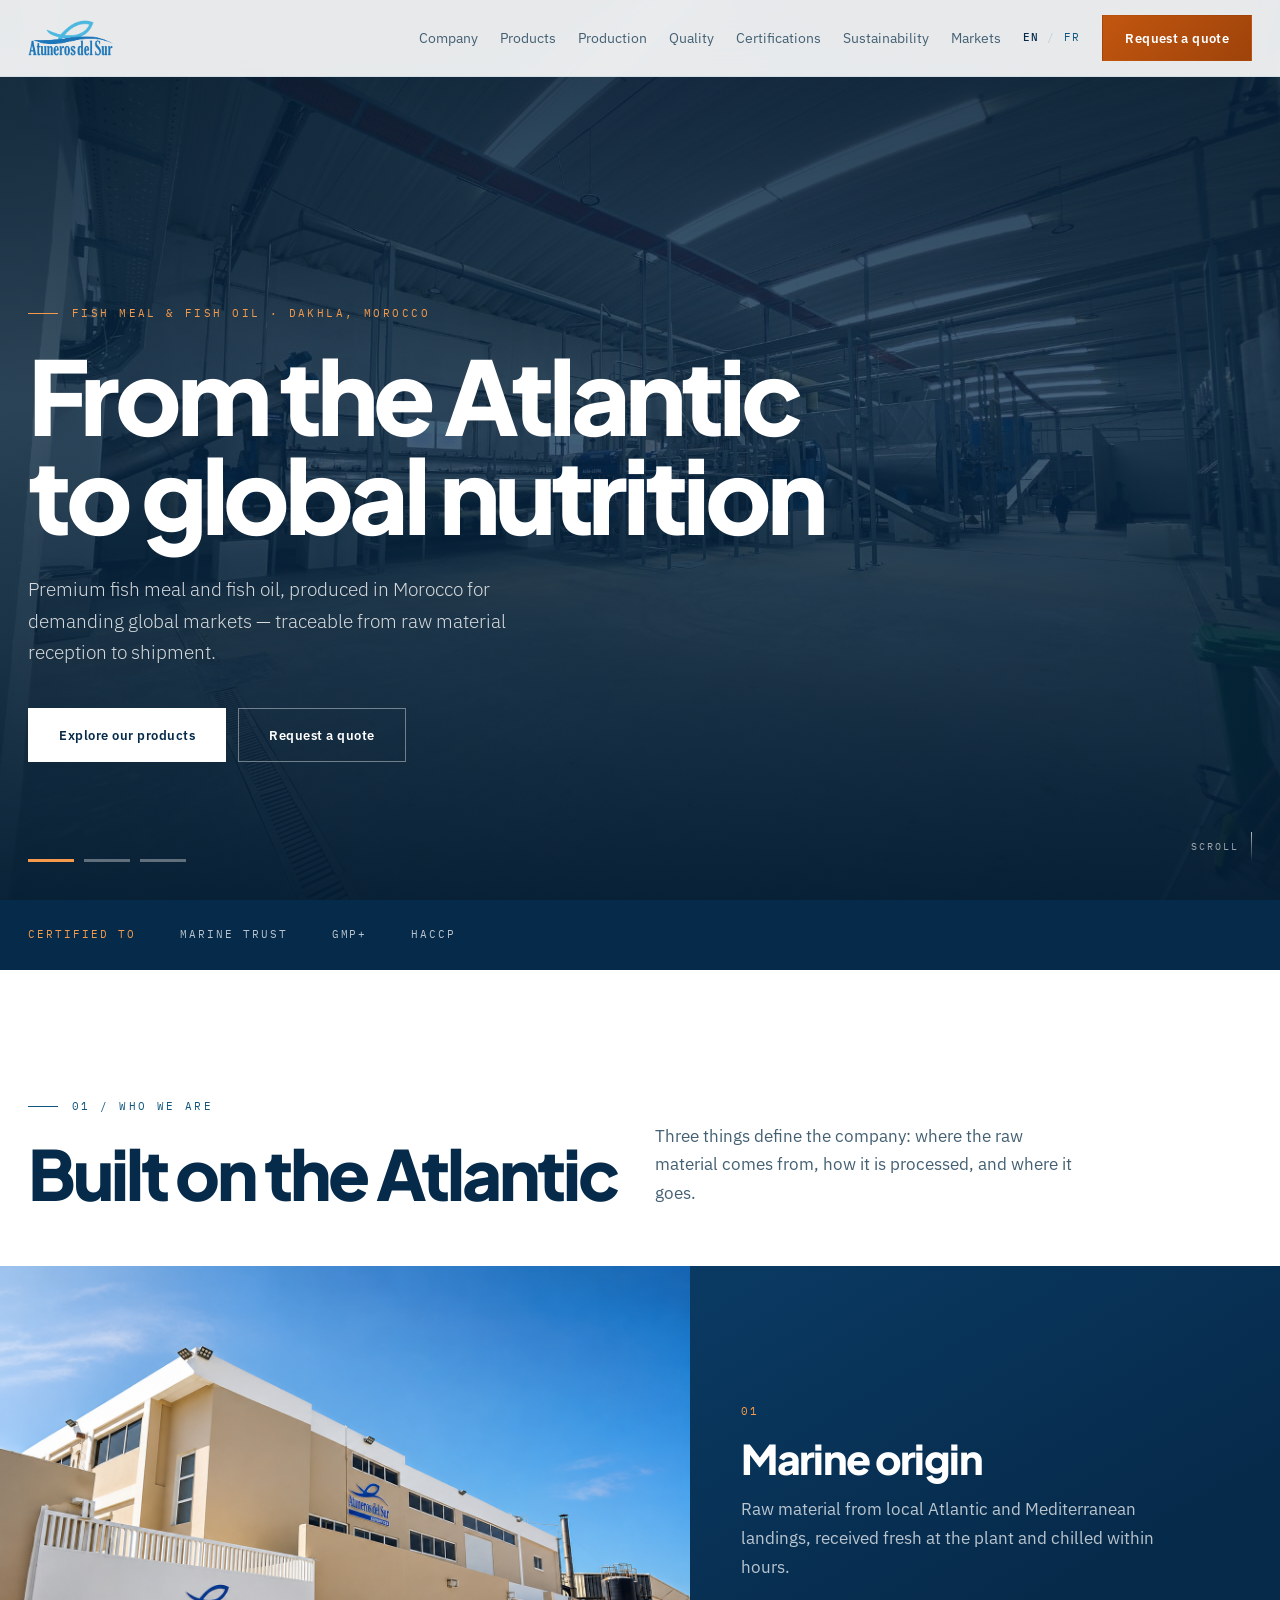
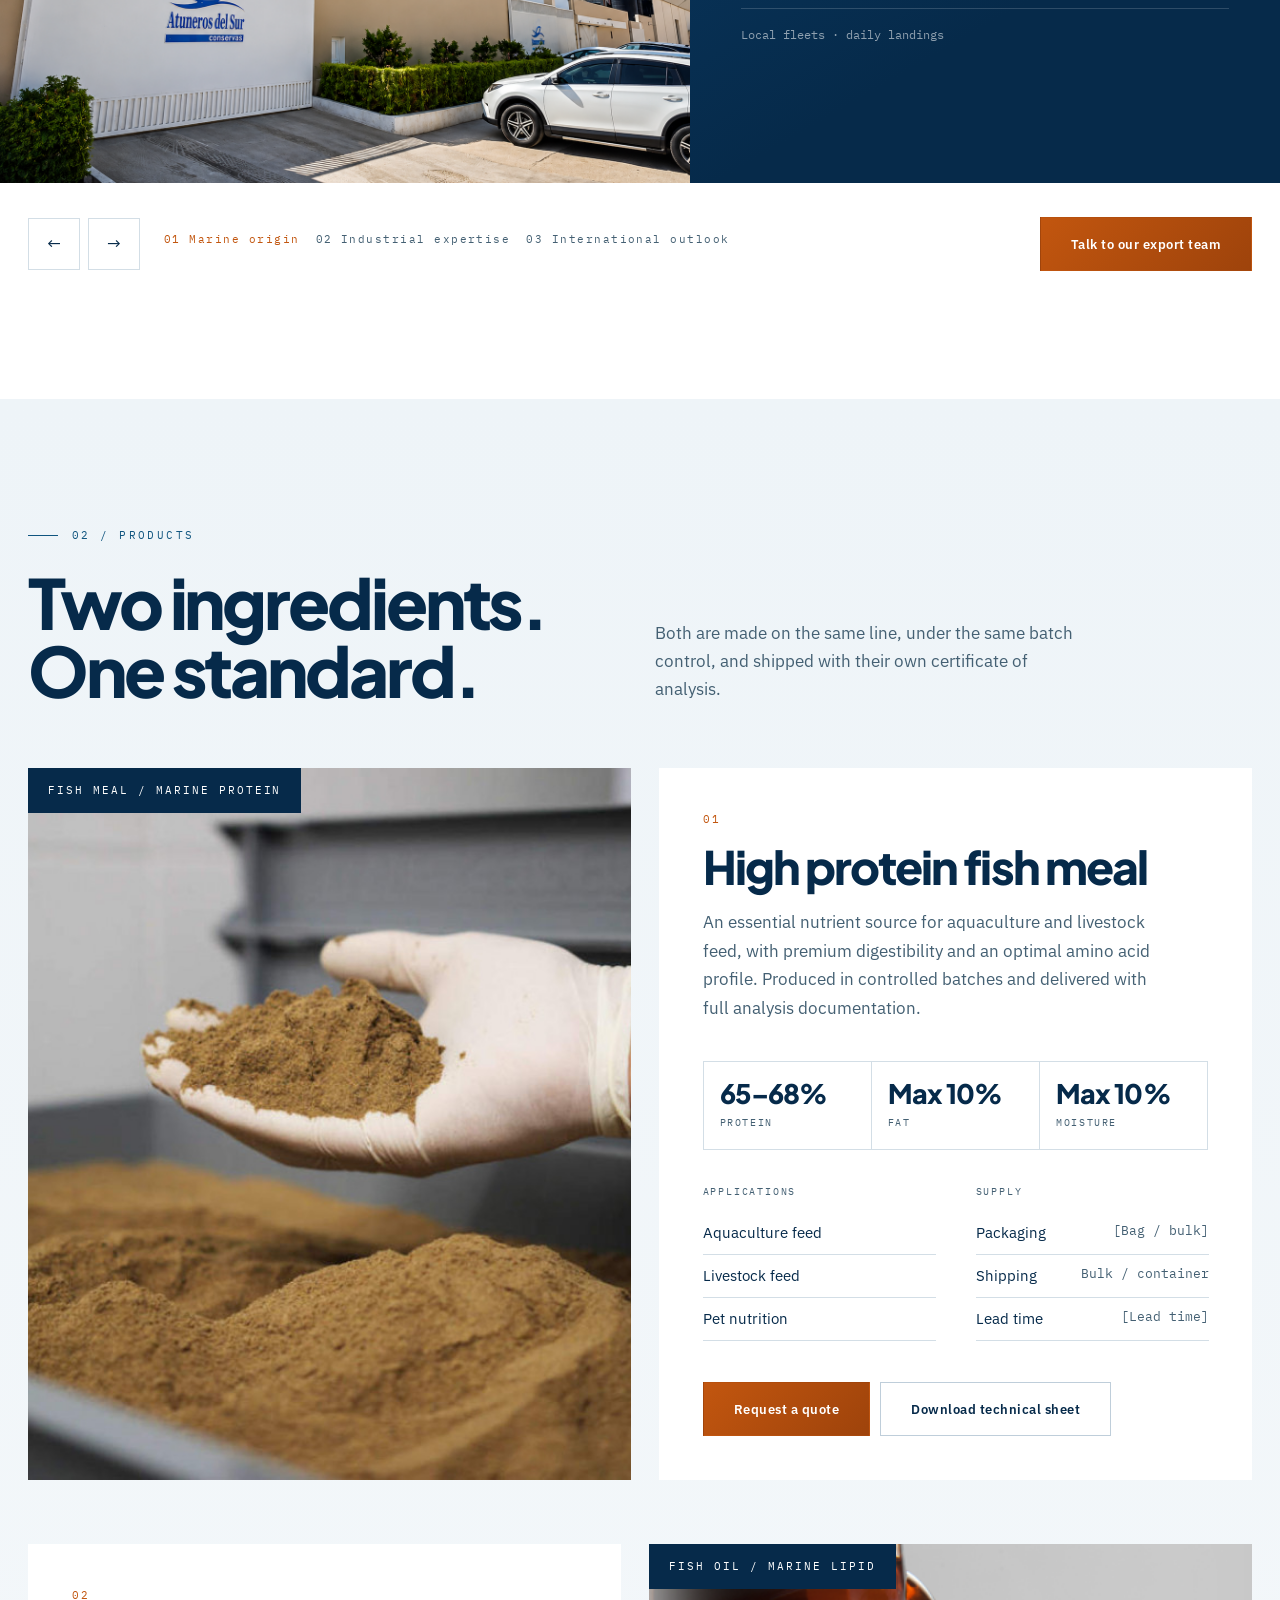
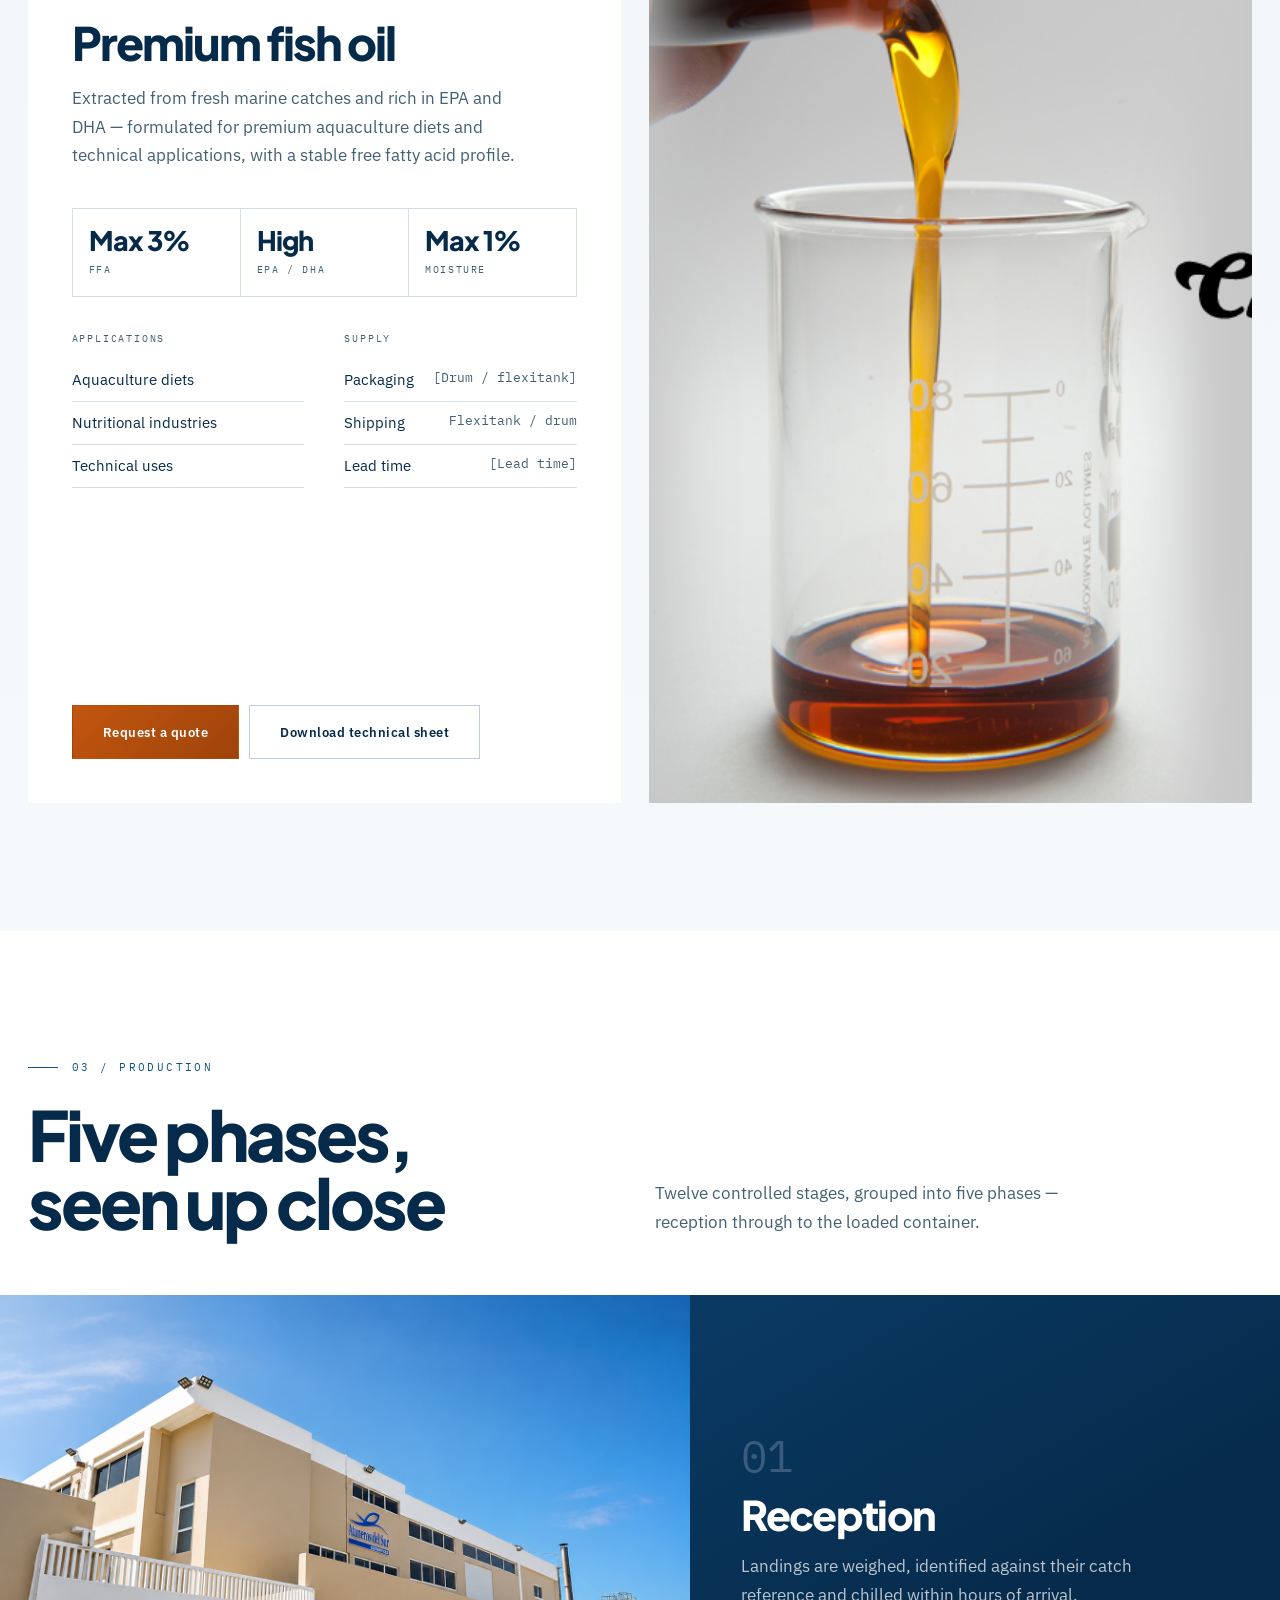
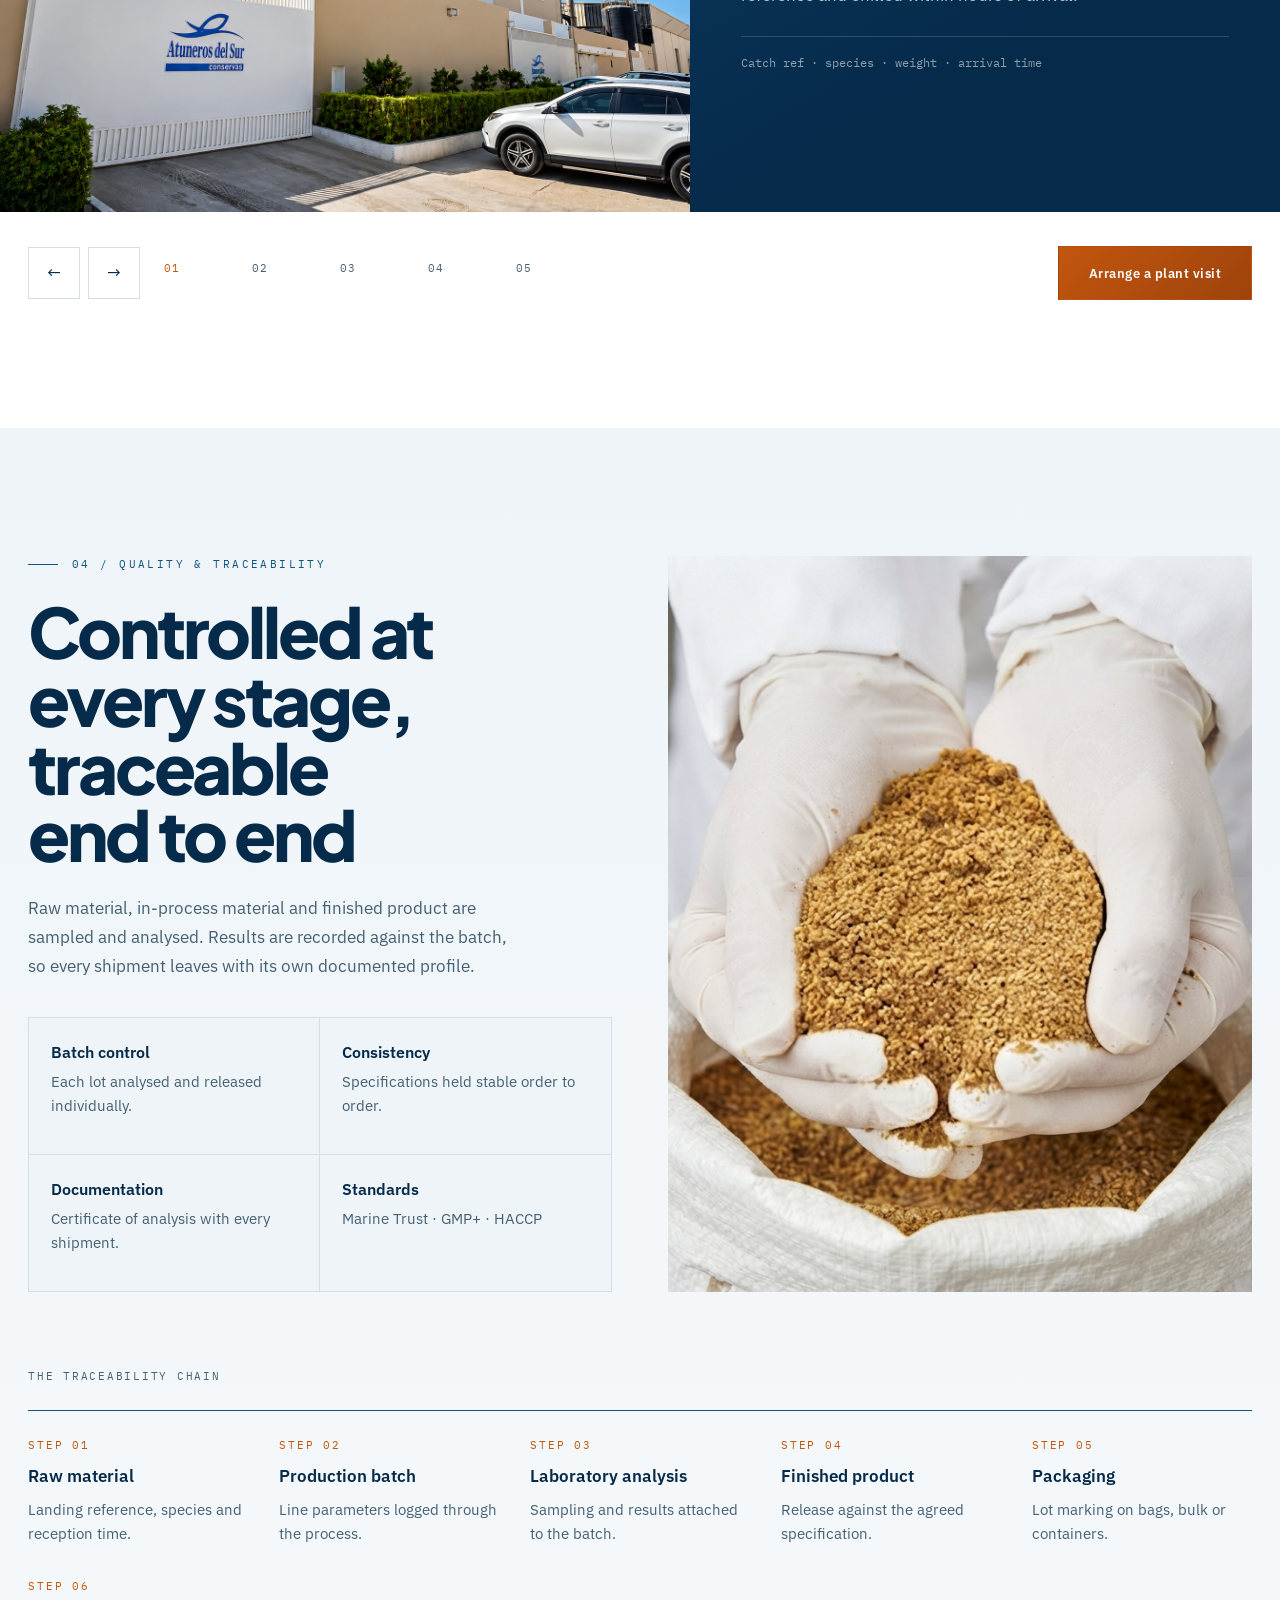
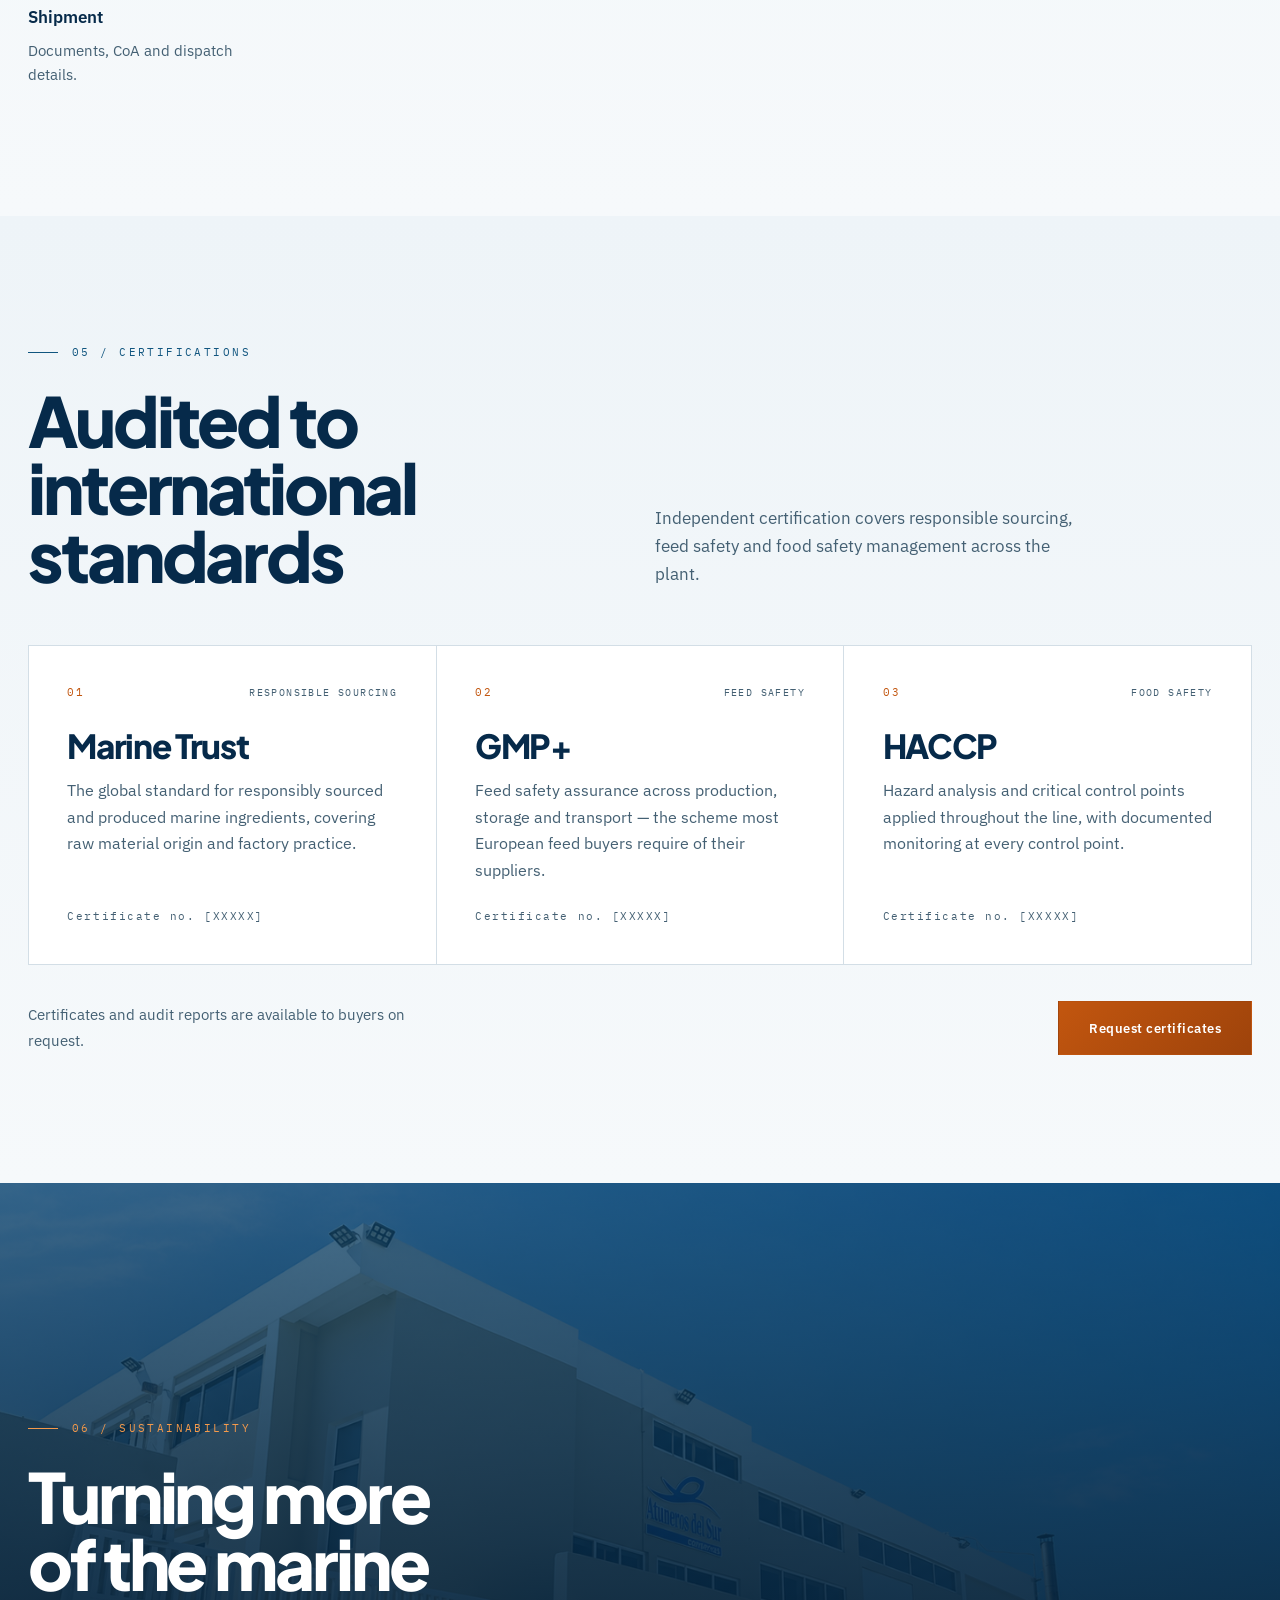
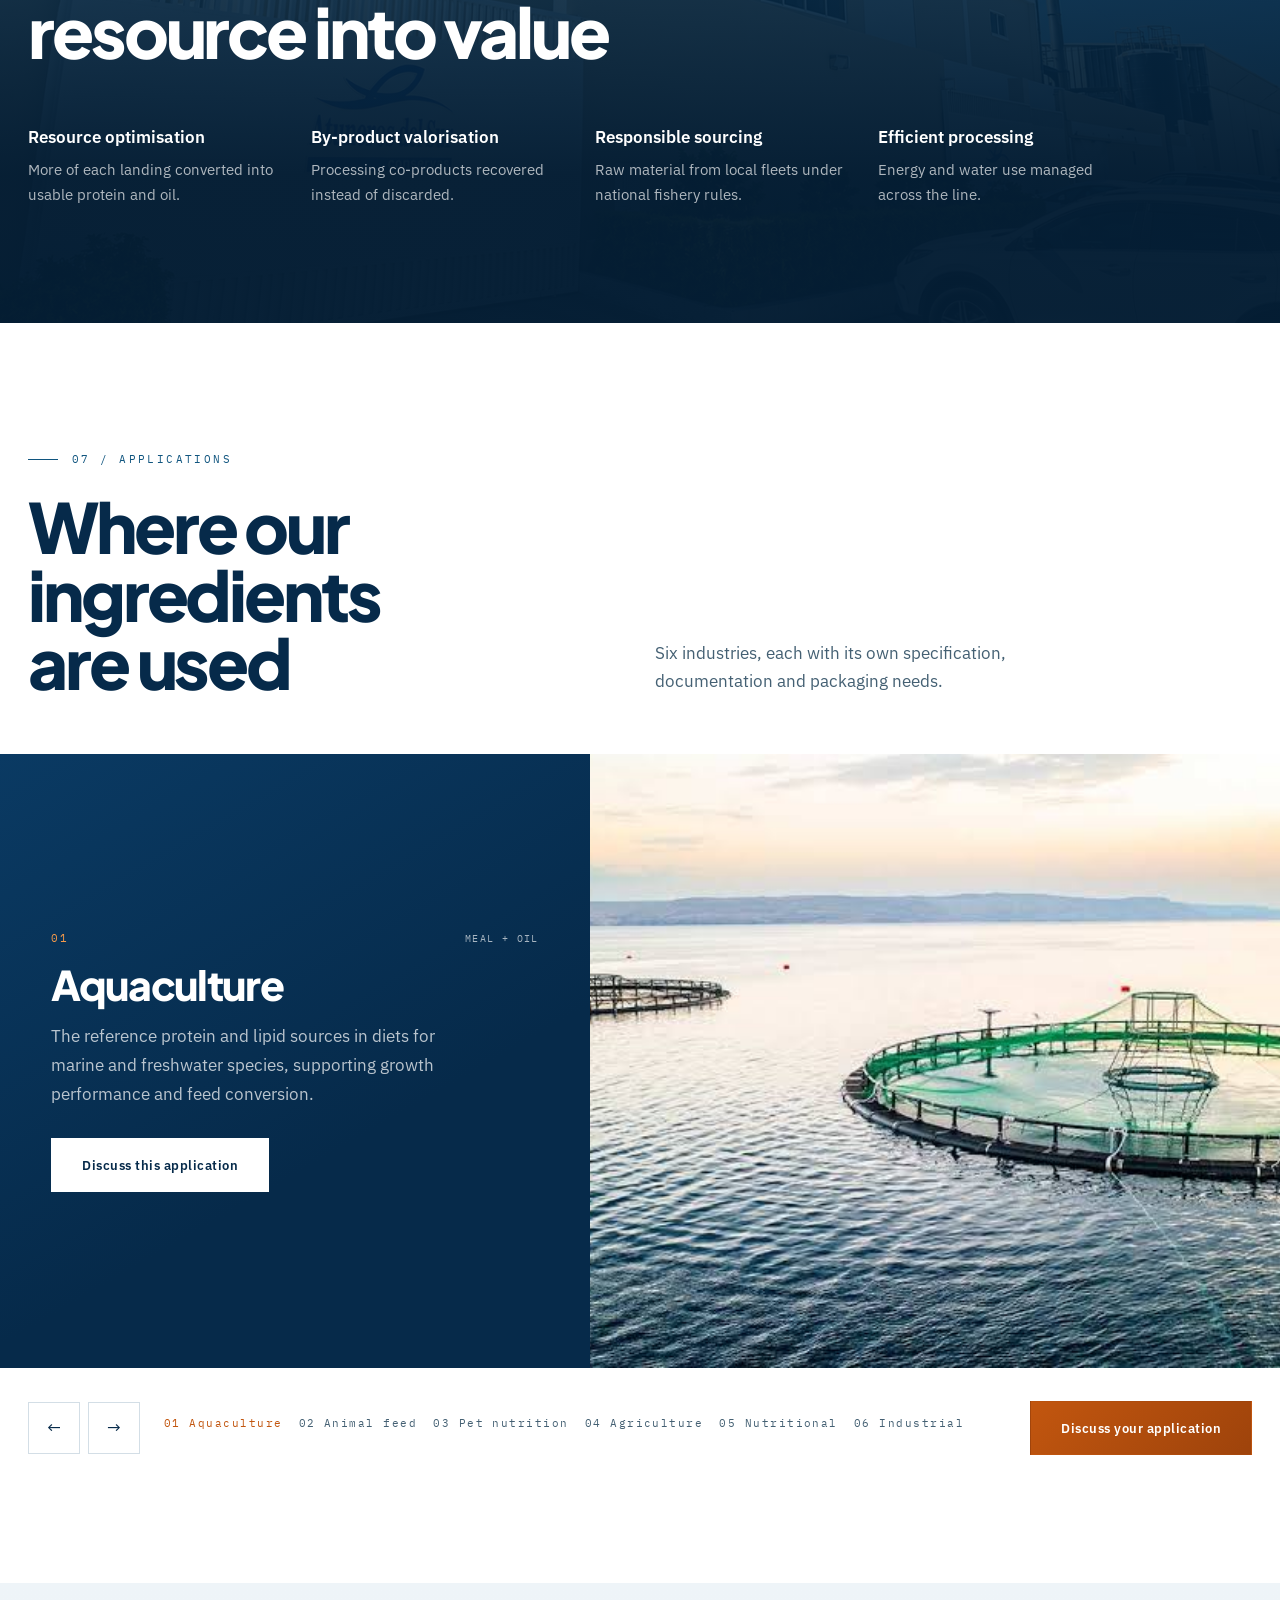
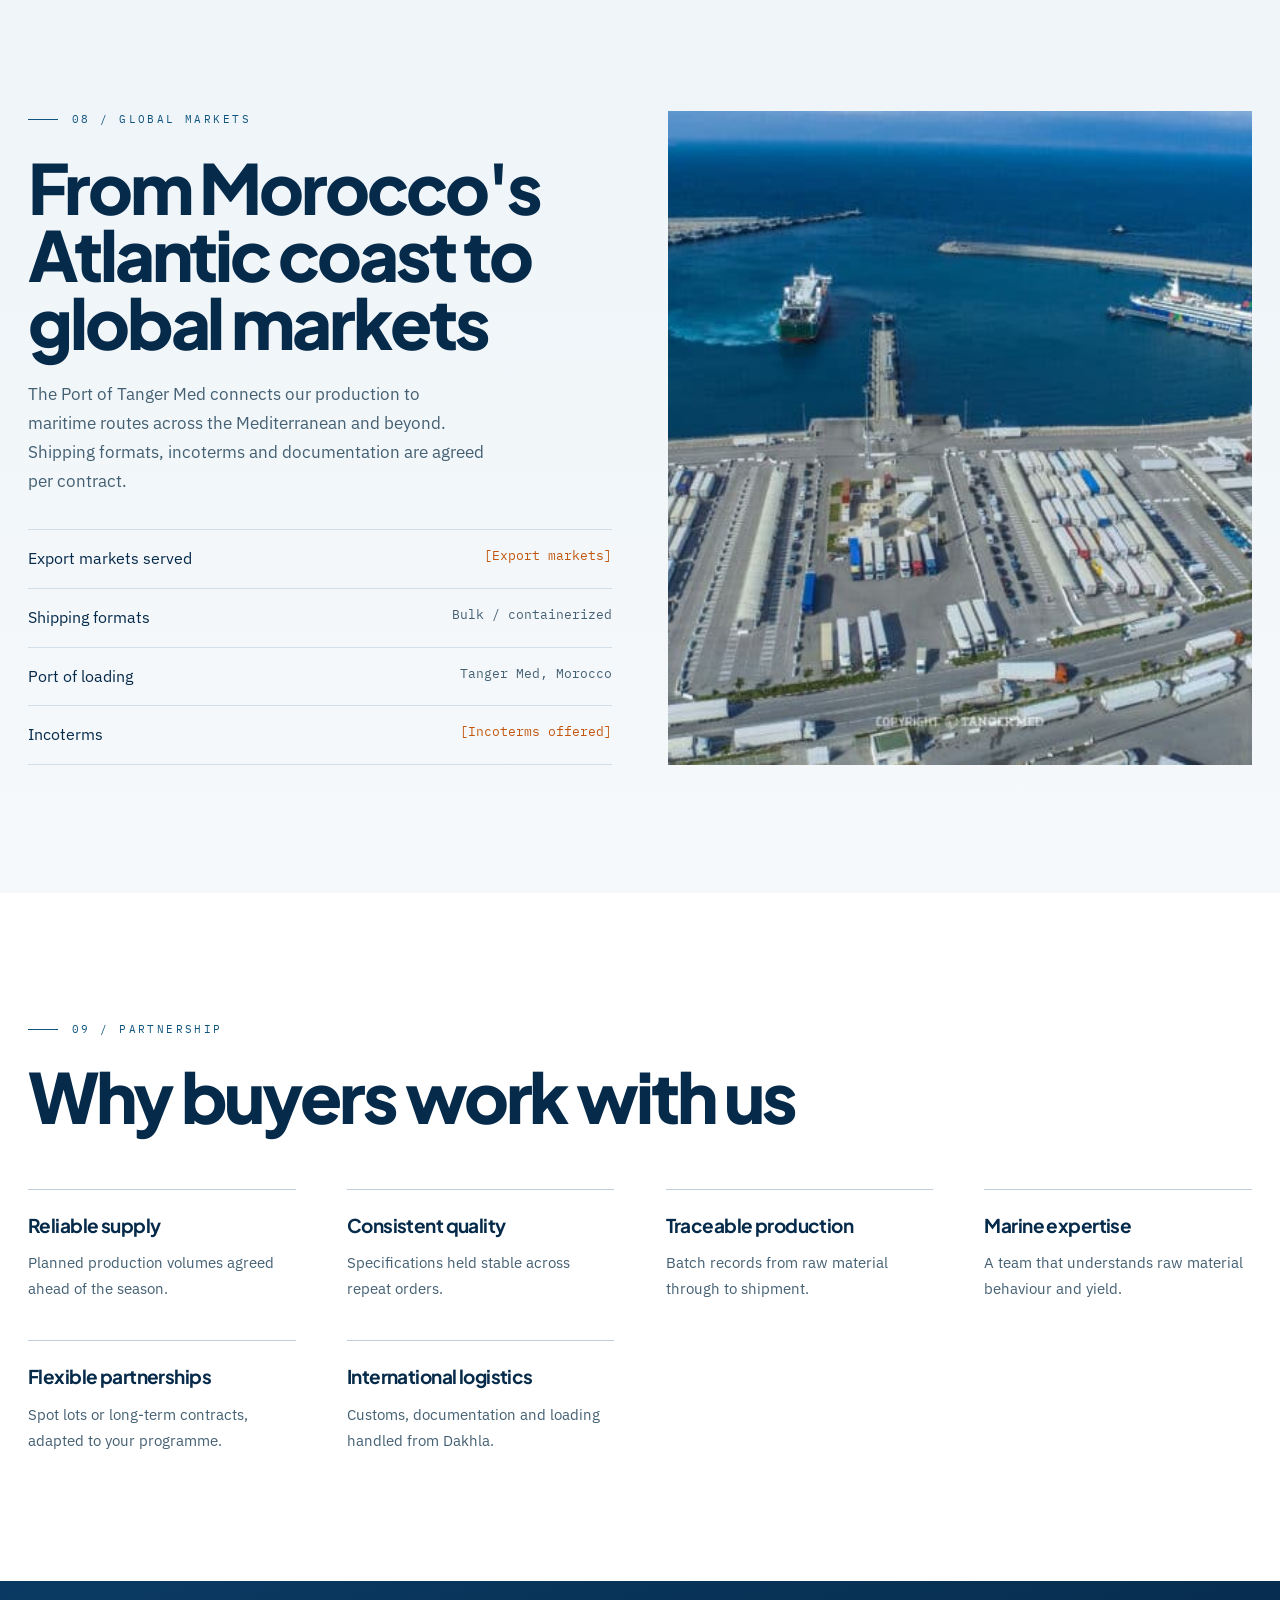
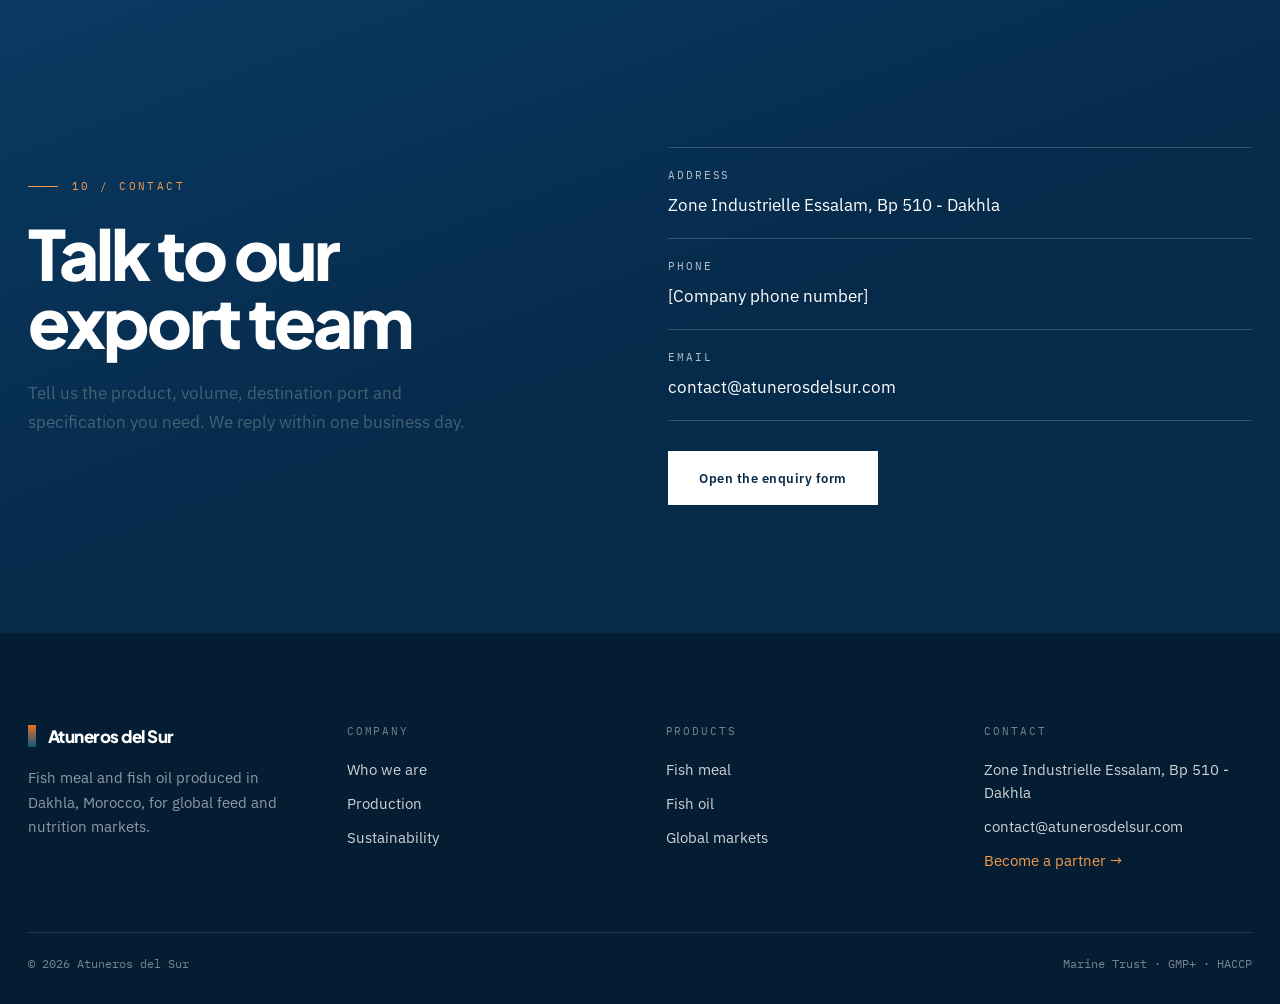
<file: index.html>
<!DOCTYPE html>
<html lang="en">
<head>
  <meta charset="utf-8" />
  <meta name="viewport" content="width=device-width, initial-scale=1" />
  <title>Atuneros del Sur — Fish meal &amp; fish oil, Dakhla, Morocco</title>
  <meta name="description" content="Premium fish meal and fish oil produced in Dakhla, Morocco for global aquaculture, animal feed and nutrition markets. Traceable from raw material reception to shipment." />

  <link rel="preconnect" href="https://fonts.googleapis.com" />
  <link rel="preconnect" href="https://fonts.gstatic.com" crossorigin />
  <link href="https://fonts.googleapis.com/css2?family=Plus+Jakarta+Sans:wght@400;500;600;700;800&family=IBM+Plex+Sans:wght@300;400;500&family=IBM+Plex+Mono:wght@400;500&display=swap" rel="stylesheet" />

  <link rel="stylesheet" href="css/style.css" />
  <link rel="stylesheet" href="css/components.css" />
  <link rel="stylesheet" href="css/responsive.css" />
</head>
<body>

  <!-- ===============================
       HEADER / NAVIGATION
  ================================ -->
  <header class="site-header">
    <div class="site-header__bar">
      <a class="brand" href="index.html">
        <img class="brand__logo" src="images/logo/company-logo.png" alt="Atuneros del Sur" />
      </a>

      <nav class="nav" aria-label="Main">
        <a class="nav__link" href="#company">Company</a>
        <a class="nav__link" href="#products">Products</a>
        <a class="nav__link" href="#production">Production</a>
        <a class="nav__link" href="#quality">Quality</a>
        <a class="nav__link" href="#certifications">Certifications</a>
        <a class="nav__link" href="#sustainability">Sustainability</a>
        <a class="nav__link" href="#markets">Markets</a>
        <span class="lang">
          <span class="lang__current">EN</span>
          <span class="lang__sep">/</span>
          <a href="index-fr.html">FR</a>
        </span>
        <a class="btn btn--primary btn--sm" href="pages/contact.html">Request a quote</a>
      </nav>

      <button class="nav-toggle" data-nav-toggle aria-label="Menu" aria-expanded="false">
        <span></span><span></span><span></span>
      </button>
    </div>

    <nav class="mobile-nav" data-mobile-nav aria-label="Mobile">
      <a class="mobile-nav__link" href="#company">Company</a>
      <a class="mobile-nav__link" href="#products">Products</a>
      <a class="mobile-nav__link" href="#production">Production</a>
      <a class="mobile-nav__link" href="#quality">Quality</a>
      <a class="mobile-nav__link" href="#certifications">Certifications</a>
      <a class="mobile-nav__link" href="#sustainability">Sustainability</a>
      <a class="mobile-nav__link" href="#markets">Markets</a>
      <span class="lang">
        <span class="lang__current">EN</span>
        <a href="pages/fr.html">FR</a>
      </span>
      <a class="btn btn--primary" href="pages/contact.html" style="margin-top:22px">Request a quote</a>
    </nav>
  </header>

  <main>

    <!-- ===============================
         HERO
    ================================ -->
    <section class="hero" id="top" data-hero data-interval="6000">
      <div class="hero__media">
        <img class="is-active" src="images/banners/hero-production-hall.jpeg" alt="Production hall at the Dakhla plant" />
        <img src="images/backgrounds/facility-exterior.png" alt="Atuneros del Sur facility in Dakhla" />
        <img src="images/backgrounds/processing-line.png" alt="Processing line inside the plant" />
      </div>
      <div class="hero__scrim" aria-hidden="true"></div>

      <div class="hero__content">
        <p class="eyebrow eyebrow--light">Fish meal &amp; fish oil · Dakhla, Morocco</p>
        <h1>From the Atlantic to global nutrition</h1>
        <p class="lead hero__lead">
          Premium fish meal and fish oil, produced in Morocco for demanding global markets —
          traceable from raw material reception to shipment.
        </p>
        <div class="hero__actions">
          <a class="btn btn--light" href="pages/products.html">Explore our products</a>
          <a class="btn btn--ghost" href="pages/contact.html">Request a quote</a>
        </div>
      </div>

      <div class="hero__foot">
        <div class="hero-dots" role="tablist" aria-label="Hero images">
          <button class="hero-dot is-active" type="button" role="tab" aria-label="Image 1"></button>
          <button class="hero-dot" type="button" role="tab" aria-label="Image 2"></button>
          <button class="hero-dot" type="button" role="tab" aria-label="Image 3"></button>
        </div>
        <a class="scroll-cue" href="#company">Scroll<span aria-hidden="true"></span></a>
      </div>
    </section>

    <!-- Certification strip -->
    <section class="cert-strip" aria-label="Certifications">
      <div class="cert-strip__inner">
        <span class="cert-strip__label">Certified to</span>
        <span>Marine Trust</span>
        <span>GMP+</span>
        <span>HACCP</span>
      </div>
    </section>

    <!-- ===============================
         01 — WHO WE ARE
    ================================ -->
    <section class="section" id="company">
      <div class="shell section-head">
        <div>
          <p class="eyebrow">01 / Who we are</p>
          <h2>Built on the Atlantic</h2>
        </div>
        <p class="intro">
          Three things define the company: where the raw material comes from,
          how it is processed, and where it goes.
        </p>
      </div>

      <div class="slider" data-slider data-interval="8000">
        <div class="slider__track">
          <article class="slide">
            <div class="slide__media">
              <img src="images/backgrounds/facility-exterior.png" alt="The plant on the coast at Dakhla" />
            </div>
            <div class="slide__panel">
              <span class="slide__index">01</span>
              <h3>Marine origin</h3>
              <p class="slide__text">Raw material from local Atlantic and Mediterranean landings, received fresh at the plant and chilled within hours.</p>
              <p class="slide__meta">Local fleets · daily landings</p>
            </div>
          </article>

          <article class="slide">
            <div class="slide__media">
              <img src="images/backgrounds/processing-line.png" alt="Processing line inside the plant" />
            </div>
            <div class="slide__panel">
              <span class="slide__index">02</span>
              <h3>Industrial expertise</h3>
              <p class="slide__text">Continuous cooking, pressing, separation and low-temperature drying — a line built to protect protein quality.</p>
              <p class="slide__meta">12 controlled stages · 5 phases</p>
            </div>
          </article>

          <article class="slide">
            <div class="slide__media">
              <img src="images/banners/DAKHLAATLANTIC.jpg" alt="Production hall" />
            </div>
            <div class="slide__panel">
              <span class="slide__index">03</span>
              <h3>International outlook</h3>
              <p class="slide__text">Export documentation, bulk and containerized shipping, and buyers who need consistency rather than one-off lots.</p>
              <p class="slide__meta">Port of Dakhla · bulk / container</p>
            </div>
          </article>
        </div>

        <div class="slider-controls">
          <div class="slider-arrows">
            <button class="slider-arrow" type="button" data-slider-prev aria-label="Previous chapter">&#8592;</button>
            <button class="slider-arrow" type="button" data-slider-next aria-label="Next chapter">&#8594;</button>
          </div>
          <div class="slider-dots" data-slider-dots>
            <button class="slider-dot is-active" type="button">01 Marine origin</button>
            <button class="slider-dot" type="button">02 Industrial expertise</button>
            <button class="slider-dot" type="button">03 International outlook</button>
          </div>
          <a class="btn btn--primary" href="pages/contact.html" style="margin-left:auto">Talk to our export team</a>
        </div>
      </div>
    </section>

    <!-- ===============================
         02 — PRODUCTS
    ================================ -->
    <section class="section section--paper" id="products">
      <div class="shell section-head">
        <div>
          <p class="eyebrow">02 / Products</p>
          <h2>Two ingredients. One standard.</h2>
        </div>
        <p class="intro">
          Both are made on the same line, under the same batch control,
          and shipped with their own certificate of analysis.
        </p>
      </div>

      <!-- Product 01 — fish meal -->
      <article class="product">
        <div class="product__media">
          <img src="images/products/fishmeal-bulk.jpg" alt="High protein fish meal" />
          <span class="product__tag">Fish meal / marine protein</span>
        </div>
        <div class="product__body">
          <span class="product__index">01</span>
          <h3>High protein fish meal</h3>
          <p class="body-text" style="margin-top:18px">
            An essential nutrient source for aquaculture and livestock feed, with premium digestibility
            and an optimal amino acid profile. Produced in controlled batches and delivered with full
            analysis documentation.
          </p>

          <div class="spec-grid">
            <div class="spec"><span class="spec__value">65–68%</span><span class="spec__key">Protein</span></div>
            <div class="spec"><span class="spec__value">Max 10%</span><span class="spec__key">Fat</span></div>
            <div class="spec"><span class="spec__value">Max 10%</span><span class="spec__key">Moisture</span></div>
          </div>

          <div class="product__lists">
            <div class="rule-list">
              <span class="rule-list__label">Applications</span>
              <span class="rule-list__item">Aquaculture feed</span>
              <span class="rule-list__item">Livestock feed</span>
              <span class="rule-list__item">Pet nutrition</span>
            </div>
            <div class="rule-list">
              <span class="rule-list__label">Supply</span>
              <span class="rule-list__item">Packaging<span>[Bag / bulk]</span></span>
              <span class="rule-list__item">Shipping<span>Bulk / container</span></span>
              <span class="rule-list__item">Lead time<span>[Lead time]</span></span>
            </div>
          </div>

          <div class="product__actions">
            <a class="btn btn--primary" href="pages/contact.html">Request a quote</a>
            <a class="btn btn--outline" href="pages/contact.html">Download technical sheet</a>
          </div>
        </div>
      </article>

      <!-- Product 02 — fish oil (photography still to be supplied) -->
      <article class="product product--reverse">
        <div class="product__media">
          <img src="images/products/fish-oil.png" alt="Premium fish oil" />
          <span class="product__tag">Fish oil / marine lipid</span>
        </div>
        <div class="product__body">
          <span class="product__index">02</span>
          <h3>Premium fish oil</h3>
          <p class="body-text" style="margin-top:18px">
            Extracted from fresh marine catches and rich in EPA and DHA — formulated for premium
            aquaculture diets and technical applications, with a stable free fatty acid profile.
          </p>

          <div class="spec-grid">
            <div class="spec"><span class="spec__value">Max 3%</span><span class="spec__key">FFA</span></div>
            <div class="spec"><span class="spec__value">High</span><span class="spec__key">EPA / DHA</span></div>
            <div class="spec"><span class="spec__value">Max 1%</span><span class="spec__key">Moisture</span></div>
          </div>

          <div class="product__lists">
            <div class="rule-list">
              <span class="rule-list__label">Applications</span>
              <span class="rule-list__item">Aquaculture diets</span>
              <span class="rule-list__item">Nutritional industries</span>
              <span class="rule-list__item">Technical uses</span>
            </div>
            <div class="rule-list">
              <span class="rule-list__label">Supply</span>
              <span class="rule-list__item">Packaging<span>[Drum / flexitank]</span></span>
              <span class="rule-list__item">Shipping<span>Flexitank / drum</span></span>
              <span class="rule-list__item">Lead time<span>[Lead time]</span></span>
            </div>
          </div>

          <div class="product__actions">
            <a class="btn btn--primary" href="pages/contact.html">Request a quote</a>
            <a class="btn btn--outline" href="pages/contact.html">Download technical sheet</a>
          </div>
        </div>
      </article>
    </section>

    <!-- ===============================
         03 — PRODUCTION
    ================================ -->
    <section class="section" id="production">
      <div class="shell section-head">
        <div>
          <p class="eyebrow">03 / Production</p>
          <h2>Five phases, seen up close</h2>
        </div>
        <p class="intro">
          Twelve controlled stages, grouped into five phases — reception through to the loaded container.
        </p>
      </div>

      <div class="slider" data-slider data-interval="7000">
        <div class="slider__track">
          <article class="slide">
            <div class="slide__media">
              <img src="images/backgrounds/reception-facility.png" alt="Entrance to the Atuneros del Sur plant" />
            </div>
            <div class="slide__panel">
              <span class="slide__index slide__index--xl">01</span>
              <h3>Reception</h3>
              <p class="slide__text">Landings are weighed, identified against their catch reference and chilled within hours of arrival.</p>
              <p class="slide__meta">Catch ref · species · weight · arrival time</p>
            </div>
          </article>

          <article class="slide">
            <div class="slide__media">
              <img src="images/backgrounds/cooking-pressing.jpg" alt="Cooking and pressing line" />
            </div>
            <div class="slide__panel">
              <span class="slide__index slide__index--xl">02</span>
              <h3>Cooking &amp; pressing</h3>
              <p class="slide__text">Steam cooking coagulates the protein; pressing separates the solid cake from the liquid fraction.</p>
              <p class="slide__meta">Cooker temperature · residence time · cake moisture</p>
            </div>
          </article>

          <article class="slide">
            <div class="slide__media"><img src="images/backgrounds/separation.jpg" alt="Separation hall with centrifuge and tanks" /></div>
            <div class="slide__panel">
              <span class="slide__index slide__index--xl">03</span>
              <h3>Separation</h3>
              <p class="slide__text">Decanting and centrifuging split the liquor into clean oil, water and fine solids — the point where the line becomes two.</p>
              <p class="slide__meta">Separator settings · stream yields</p>
            </div>
          </article>

          <article class="slide">
            <div class="slide__media">
              <img src="images/backgrounds/drying-refining.jpg" alt="Drying and refining line" />
            </div>
            <div class="slide__panel">
              <span class="slide__index slide__index--xl">04</span>
              <h3>Drying &amp; refining</h3>
              <p class="slide__text">Low-temperature drying and milling on the solid side; polishing and stabilising on the oil side.</p>
              <p class="slide__meta">Outlet moisture · particle size · free fatty acid</p>
            </div>
          </article>

          <article class="slide">
            <div class="slide__media"><img src="images/backgrounds/control-shipment.jpg" alt="Packed bulk bags ready for shipment" /></div>
            <div class="slide__panel">
              <span class="slide__index slide__index--xl">05</span>
              <h3>Control &amp; shipment</h3>
              <p class="slide__text">Laboratory release, packing under lot marking, controlled storage and loading for dispatch from Dakhla.</p>
              <p class="slide__meta">Analysis results · CoA · lot marking · loading date</p>
            </div>
          </article>
        </div>

        <div class="slider-controls">
          <div class="slider-arrows">
            <button class="slider-arrow" type="button" data-slider-prev aria-label="Previous phase">&#8592;</button>
            <button class="slider-arrow" type="button" data-slider-next aria-label="Next phase">&#8594;</button>
          </div>
          <div class="slider-dots" data-slider-dots>
            <button class="slider-dot is-active" type="button">01</button>
            <button class="slider-dot" type="button">02</button>
            <button class="slider-dot" type="button">03</button>
            <button class="slider-dot" type="button">04</button>
            <button class="slider-dot" type="button">05</button>
          </div>
          <a class="btn btn--primary" href="pages/contact.html" style="margin-left:auto">Arrange a plant visit</a>
        </div>
      </div>
    </section>

    <!-- ===============================
         04 — QUALITY & TRACEABILITY
    ================================ -->
    <section class="section section--paper" id="quality">
      <div class="shell">
        <div class="split">
          <div class="split__col">
            <p class="eyebrow">04 / Quality &amp; traceability</p>
            <h2>Controlled at every stage, traceable end to end</h2>
            <p class="body-text" style="margin-top:26px;max-width:48ch">
              Raw material, in-process material and finished product are sampled and analysed.
              Results are recorded against the batch, so every shipment leaves with its own
              documented profile.
            </p>

            <div class="fact-grid">
              <div class="fact">
                <span class="fact__title">Batch control</span>
                <span class="fact__text">Each lot analysed and released individually.</span>
              </div>
              <div class="fact">
                <span class="fact__title">Consistency</span>
                <span class="fact__text">Specifications held stable order to order.</span>
              </div>
              <div class="fact">
                <span class="fact__title">Documentation</span>
                <span class="fact__text">Certificate of analysis with every shipment.</span>
              </div>
              <div class="fact">
                <span class="fact__title">Standards</span>
                <span class="fact__text">Marine Trust · GMP+ · HACCP</span>
              </div>
            </div>
          </div>

          <div class="split__col quality__media">
            <img src="images/products/quality-inspection.jpg" alt="Finished fish meal being inspected" />
          </div>
        </div>

        <!-- Traceability chain -->
        <div class="trace">
          <span class="meta">The traceability chain</span>
          <div class="trace__rule"><span aria-hidden="true"></span></div>
          <div class="trace__grid">
            <div>
              <span class="trace__step-no">STEP 01</span>
              <span class="trace__step-title">Raw material</span>
              <span class="trace__step-text">Landing reference, species and reception time.</span>
            </div>
            <div>
              <span class="trace__step-no">STEP 02</span>
              <span class="trace__step-title">Production batch</span>
              <span class="trace__step-text">Line parameters logged through the process.</span>
            </div>
            <div>
              <span class="trace__step-no">STEP 03</span>
              <span class="trace__step-title">Laboratory analysis</span>
              <span class="trace__step-text">Sampling and results attached to the batch.</span>
            </div>
            <div>
              <span class="trace__step-no">STEP 04</span>
              <span class="trace__step-title">Finished product</span>
              <span class="trace__step-text">Release against the agreed specification.</span>
            </div>
            <div>
              <span class="trace__step-no">STEP 05</span>
              <span class="trace__step-title">Packaging</span>
              <span class="trace__step-text">Lot marking on bags, bulk or containers.</span>
            </div>
            <div>
              <span class="trace__step-no">STEP 06</span>
              <span class="trace__step-title">Shipment</span>
              <span class="trace__step-text">Documents, CoA and dispatch details.</span>
            </div>
          </div>
        </div>
      </div>
    </section>

    <!-- ===============================
         05 — CERTIFICATIONS
    ================================ -->
    <section class="section section--paper" id="certifications">
      <div class="shell">
        <div class="section-head">
          <div>
            <p class="eyebrow">05 / Certifications</p>
            <h2>Audited to international standards</h2>
          </div>
          <p class="intro">
            Independent certification covers responsible sourcing, feed safety and
            food safety management across the plant.
          </p>
        </div>

        <div class="tile-grid">
          <article class="tile">
            <div class="tile__head">
              <span class="tile__index">01</span>
              <span class="tile__scope">Responsible sourcing</span>
            </div>
            <h3>Marine Trust</h3>
            <p class="tile__text">The global standard for responsibly sourced and produced marine ingredients, covering raw material origin and factory practice.</p>
            <span class="tile__foot">Certificate no. [XXXXX]</span>
          </article>

          <article class="tile">
            <div class="tile__head">
              <span class="tile__index">02</span>
              <span class="tile__scope">Feed safety</span>
            </div>
            <h3>GMP+</h3>
            <p class="tile__text">Feed safety assurance across production, storage and transport — the scheme most European feed buyers require of their suppliers.</p>
            <span class="tile__foot">Certificate no. [XXXXX]</span>
          </article>

          <article class="tile">
            <div class="tile__head">
              <span class="tile__index">03</span>
              <span class="tile__scope">Food safety</span>
            </div>
            <h3>HACCP</h3>
            <p class="tile__text">Hazard analysis and critical control points applied throughout the line, with documented monitoring at every control point.</p>
            <span class="tile__foot">Certificate no. [XXXXX]</span>
          </article>
        </div>

        <div class="split" style="align-items:center;justify-content:space-between;margin-top:36px">
          <p class="note" style="max-width:48ch">Certificates and audit reports are available to buyers on request.</p>
          <a class="btn btn--primary" href="pages/contact.html">Request certificates</a>
        </div>
      </div>
    </section>

    <!-- ===============================
         06 — SUSTAINABILITY
    ================================ -->
    <section class="sustainability" id="sustainability">
      <img src="images/backgrounds/facility-exterior.png" alt="" aria-hidden="true" />
      <div class="sustainability__scrim" aria-hidden="true"></div>
      <div class="sustainability__content">
        <p class="eyebrow eyebrow--light">06 / Sustainability</p>
        <h2>Turning more of the marine resource into value</h2>
        <div class="pillars">
          <div>
            <span class="pillar__title">Resource optimisation</span>
            <span class="pillar__text">More of each landing converted into usable protein and oil.</span>
          </div>
          <div>
            <span class="pillar__title">By-product valorisation</span>
            <span class="pillar__text">Processing co-products recovered instead of discarded.</span>
          </div>
          <div>
            <span class="pillar__title">Responsible sourcing</span>
            <span class="pillar__text">Raw material from local fleets under national fishery rules.</span>
          </div>
          <div>
            <span class="pillar__title">Efficient processing</span>
            <span class="pillar__text">Energy and water use managed across the line.</span>
          </div>
        </div>
      </div>
    </section>

    <!-- ===============================
         07 — APPLICATIONS
    ================================ -->
    <section class="section" id="applications">
      <div class="shell section-head">
        <div>
          <p class="eyebrow">07 / Applications</p>
          <h2>Where our ingredients are used</h2>
        </div>
        <p class="intro">Six industries, each with its own specification, documentation and packaging needs.</p>
      </div>

      <div class="slider" data-slider data-interval="6500">
        <div class="slider__track">
          <article class="slide">
            <div class="slide__panel">
              <div class="slide__head">
                <span class="slide__index">01</span>
                <span class="tile__scope" style="color:rgba(255,255,255,.65)">Meal + oil</span>
              </div>
              <h3>Aquaculture</h3>
              <p class="slide__text">The reference protein and lipid sources in diets for marine and freshwater species, supporting growth performance and feed conversion.</p>
              <a class="btn btn--light" href="pages/contact.html" style="align-self:flex-start;margin-top:30px">Discuss this application</a>
            </div>
            <div class="slide__media"><img src="images/products/aquaculture.jpg" alt="Aquaculture" /></div>
          </article>

          <article class="slide">
            <div class="slide__panel">
              <div class="slide__head">
                <span class="slide__index">02</span>
                <span class="tile__scope" style="color:rgba(255,255,255,.65)">Meal</span>
              </div>
              <h3>Animal feed</h3>
              <p class="slide__text">High-digestibility protein for poultry, ruminant and swine rations where amino acid balance and palatability matter.</p>
              <a class="btn btn--light" href="pages/contact.html" style="align-self:flex-start;margin-top:30px">Discuss this application</a>
            </div>
            <div class="slide__media"><img src="images/products/animal-feed.jpg" alt="Animal feed" /></div>
          </article>

          <article class="slide">
            <div class="slide__panel">
              <div class="slide__head">
                <span class="slide__index">03</span>
                <span class="tile__scope" style="color:rgba(255,255,255,.65)">Meal + oil</span>
              </div>
              <h3>Pet nutrition</h3>
              <p class="slide__text">Marine protein and Omega-3 lipids used in premium dry and wet pet food formulations.</p>
              <a class="btn btn--light" href="pages/contact.html" style="align-self:flex-start;margin-top:30px">Discuss this application</a>
            </div>
            <div class="slide__media"><img src="images/products/pet-nutrition.jpeg" alt="Pet nutrition" /></div>
          </article>

          <article class="slide">
            <div class="slide__panel">
              <div class="slide__head">
                <span class="slide__index">04</span>
                <span class="tile__scope" style="color:rgba(255,255,255,.65)">Meal</span>
              </div>
              <h3>Agriculture</h3>
              <p class="slide__text">Organic nitrogen inputs and soil amendment applications derived from marine protein fractions.</p>
              <a class="btn btn--light" href="pages/contact.html" style="align-self:flex-start;margin-top:30px">Discuss this application</a>
            </div>
            <div class="slide__media"><img src="images/backgrounds/agriculture.jpg" alt="Cultivated farmland with tractors" /></div>
          </article>

          <article class="slide">
            <div class="slide__panel">
              <div class="slide__head">
                <span class="slide__index">05</span>
                <span class="tile__scope" style="color:rgba(255,255,255,.65)">Oil</span>
              </div>
              <h3>Nutritional industries</h3>
              <p class="slide__text">Refined marine lipids as a raw material for EPA and DHA nutritional applications, subject to specification.</p>
              <a class="btn btn--light" href="pages/contact.html" style="align-self:flex-start;margin-top:30px">Discuss this application</a>
            </div>
            <div class="slide__media"><img src="images/backgrounds/nutritional-industries.jpg" alt="Laboratory analysis of nutritional samples" /></div>
          </article>

          <article class="slide">
            <div class="slide__panel">
              <div class="slide__head">
                <span class="slide__index">06</span>
                <span class="tile__scope" style="color:rgba(255,255,255,.65)">Oil</span>
              </div>
              <h3>Industrial applications</h3>
              <p class="slide__text">Technical uses of marine oils and protein fractions across other industrial supply chains.</p>
              <a class="btn btn--light" href="pages/contact.html" style="align-self:flex-start;margin-top:30px">Discuss this application</a>
            </div>
            <div class="slide__media"><img src="images/backgrounds/industrial-applications.jpg" alt="Bulk bags of marine ingredients in a warehouse" /></div>
          </article>
        </div>

        <div class="slider-controls">
          <div class="slider-arrows">
            <button class="slider-arrow" type="button" data-slider-prev aria-label="Previous application">&#8592;</button>
            <button class="slider-arrow" type="button" data-slider-next aria-label="Next application">&#8594;</button>
          </div>
          <div class="slider-dots" data-slider-dots>
            <button class="slider-dot is-active" type="button">01 Aquaculture</button>
            <button class="slider-dot" type="button">02 Animal feed</button>
            <button class="slider-dot" type="button">03 Pet nutrition</button>
            <button class="slider-dot" type="button">04 Agriculture</button>
            <button class="slider-dot" type="button">05 Nutritional</button>
            <button class="slider-dot" type="button">06 Industrial</button>
          </div>
          <a class="btn btn--primary" href="pages/contact.html" style="margin-left:auto">Discuss your application</a>
        </div>
      </div>
    </section>

    <!-- ===============================
         08 — GLOBAL MARKETS
    ================================ -->
    <section class="section section--paper" id="markets">
      <div class="shell split" style="align-items:center">
        <div class="split__col">
          <p class="eyebrow">08 / Global markets</p>
          <h2 style="max-width:15ch">From Morocco's Atlantic coast to global markets</h2>
          <p class="body-text" style="margin-top:24px">
            The Port of Tanger Med connects our production to maritime routes across the Mediterranean
            and beyond. Shipping formats, incoterms and documentation are agreed per contract.
          </p>

          <div class="spec-list">
            <div class="spec-list__row">Export markets served<span class="spec-list__value spec-list__value--accent">[Export markets]</span></div>
            <div class="spec-list__row">Shipping formats<span class="spec-list__value">Bulk / containerized</span></div>
            <div class="spec-list__row">Port of loading<span class="spec-list__value">Tanger Med, Morocco</span></div>
            <div class="spec-list__row">Incoterms<span class="spec-list__value spec-list__value--accent">[Incoterms offered]</span></div>
          </div>
        </div>

        <div class="split__col markets__media"><img src="images/banners/tanger-med-port.jpg" alt="Aerial view of Tanger Med port" /></div>
      </div>
    </section>

    <!-- ===============================
         09 — PARTNERSHIP
    ================================ -->
    <section class="section" id="partnership">
      <div class="shell">
        <p class="eyebrow">09 / Partnership</p>
        <h2 style="max-width:16ch;margin-bottom:clamp(36px,4.6vw,64px)">Why buyers work with us</h2>

        <div class="benefits">
          <div class="benefit">
            <span class="benefit__title">Reliable supply</span>
            <span class="benefit__text">Planned production volumes agreed ahead of the season.</span>
          </div>
          <div class="benefit">
            <span class="benefit__title">Consistent quality</span>
            <span class="benefit__text">Specifications held stable across repeat orders.</span>
          </div>
          <div class="benefit">
            <span class="benefit__title">Traceable production</span>
            <span class="benefit__text">Batch records from raw material through to shipment.</span>
          </div>
          <div class="benefit">
            <span class="benefit__title">Marine expertise</span>
            <span class="benefit__text">A team that understands raw material behaviour and yield.</span>
          </div>
          <div class="benefit">
            <span class="benefit__title">Flexible partnerships</span>
            <span class="benefit__text">Spot lots or long-term contracts, adapted to your programme.</span>
          </div>
          <div class="benefit">
            <span class="benefit__title">International logistics</span>
            <span class="benefit__text">Customs, documentation and loading handled from Dakhla.</span>
          </div>
        </div>
      </div>
    </section>

    <!-- ===============================
         10 — CONTACT (short call to action; full form on pages/contact.html)
    ================================ -->
    <section class="section contact" id="contact">
      <div class="shell split" style="align-items:center;justify-content:space-between">
        <div class="split__col">
          <p class="eyebrow eyebrow--light">10 / Contact</p>
          <h2>Talk to our export team</h2>
          <p class="body-text" style="margin-top:24px;max-width:44ch">
            Tell us the product, volume, destination port and specification you need.
            We reply within one business day.
          </p>
        </div>
        <div class="split__col">
          <div class="contact__details">
            <div class="contact__row">
              <span class="contact__label">Address</span>
              <span class="contact__value">Zone Industrielle Essalam, Bp 510 - Dakhla</span>
            </div>
            <div class="contact__row">
              <span class="contact__label">Phone</span>
              <span class="contact__value">[Company phone number]</span>
            </div>
            <div class="contact__row">
              <span class="contact__label">Email</span>
              <a class="contact__value" href="mailto:contact@atunerosdelsur.com">contact@atunerosdelsur.com</a>
            </div>
          </div>
          <a class="btn btn--light" href="pages/contact.html" style="margin-top:30px">Open the enquiry form</a>
        </div>
      </div>
    </section>

  </main>

  <!-- ===============================
       FOOTER
  ================================ -->
  <footer class="site-footer">
    <div class="site-footer__grid">
      <div>
        <span class="brand">
          <span class="brand__mark" aria-hidden="true"></span>
          <span class="brand__name">Atuneros del Sur</span>
        </span>
        <p class="site-footer__about">
          Fish meal and fish oil produced in Dakhla, Morocco, for global feed and nutrition markets.
        </p>
      </div>
      <div>
        <span class="site-footer__heading">Company</span>
        <div class="site-footer__links">
          <a href="pages/about.html">Who we are</a>
          <a href="#production">Production</a>
          <a href="#sustainability">Sustainability</a>
        </div>
      </div>
      <div>
        <span class="site-footer__heading">Products</span>
        <div class="site-footer__links">
          <a href="pages/products.html">Fish meal</a>
          <a href="pages/products.html">Fish oil</a>
          <a href="#markets">Global markets</a>
        </div>
      </div>
      <div>
        <span class="site-footer__heading">Contact</span>
        <div class="site-footer__links">
          <span>Zone Industrielle Essalam, Bp 510 - Dakhla</span>
          <a href="mailto:contact@atunerosdelsur.com">contact@atunerosdelsur.com</a>
          <a class="is-accent" href="pages/contact.html">Become a partner &#8594;</a>
        </div>
      </div>
    </div>
    <div class="site-footer__base">
      <span>&copy; 2026 Atuneros del Sur</span>
      <span>Marine Trust · GMP+ · HACCP</span>
    </div>
  </footer>

  <script src="js/main.js"></script>
</body>
</html>
</file>
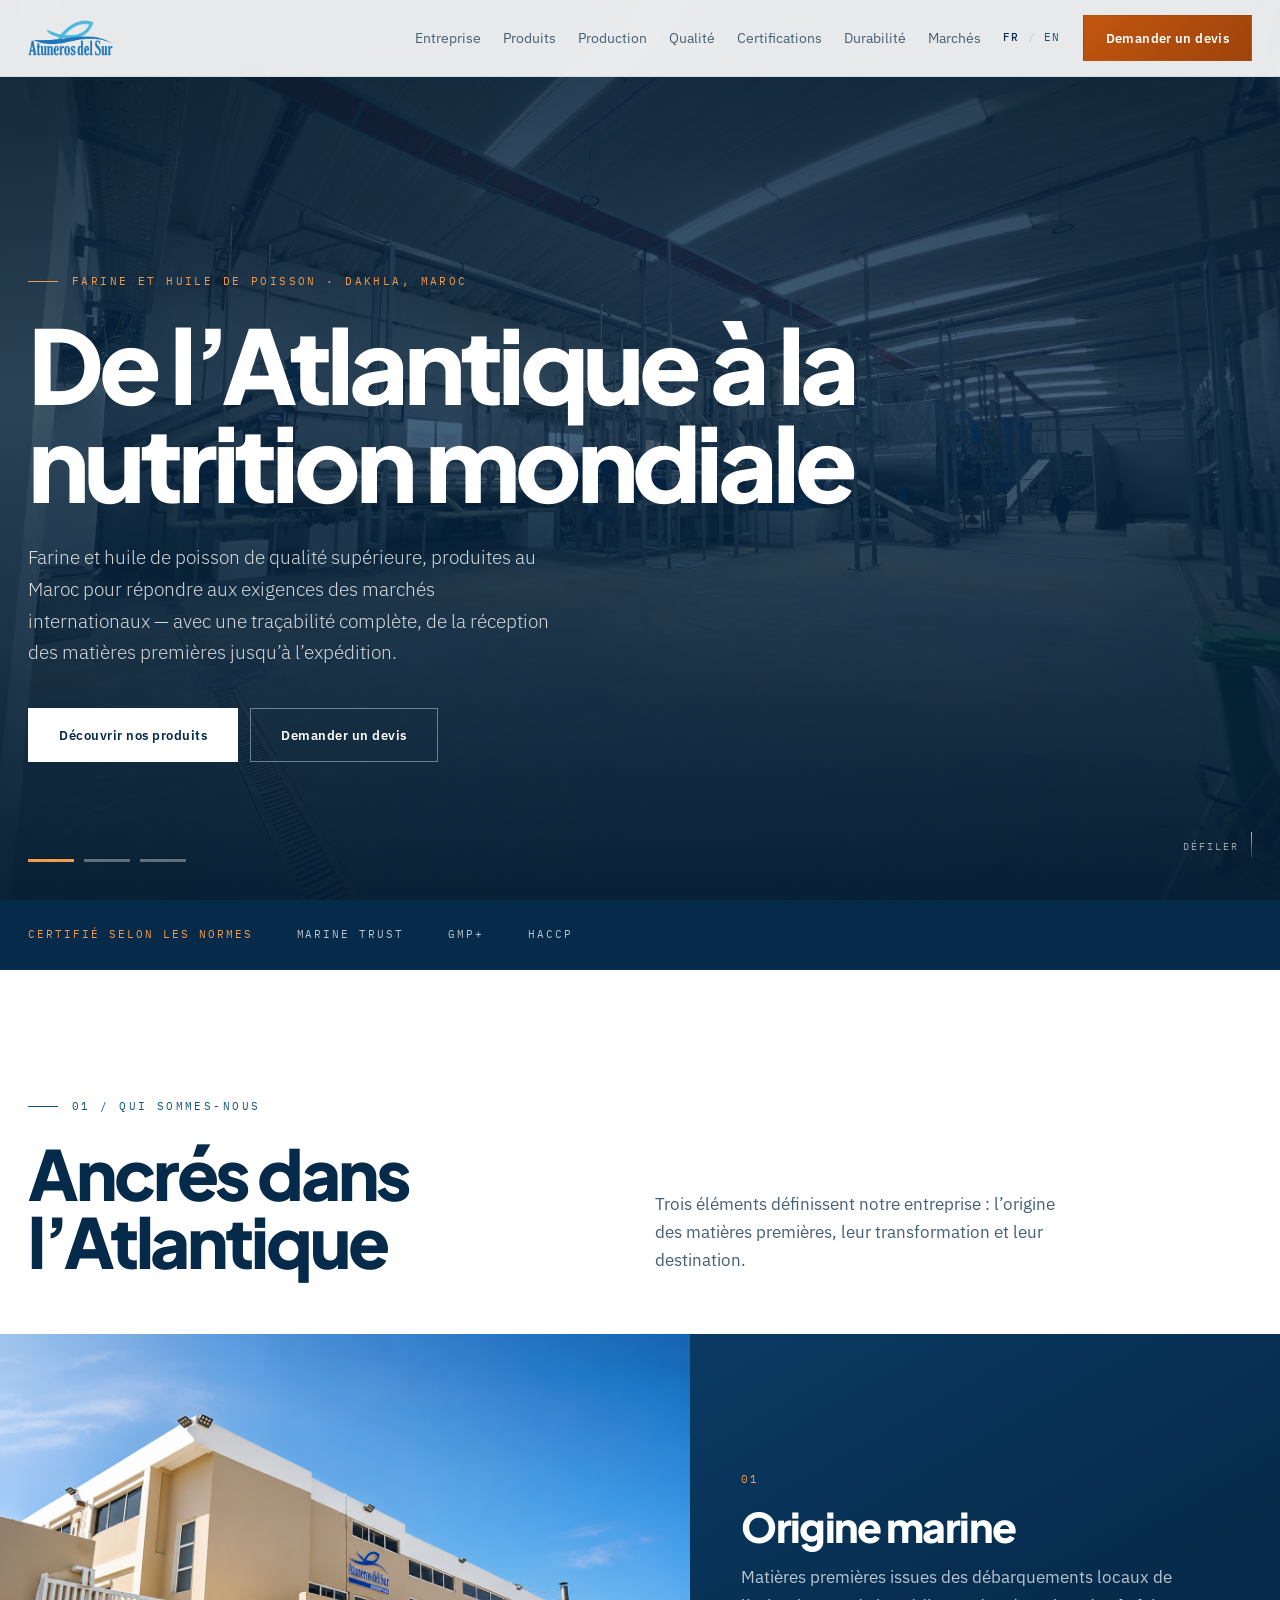
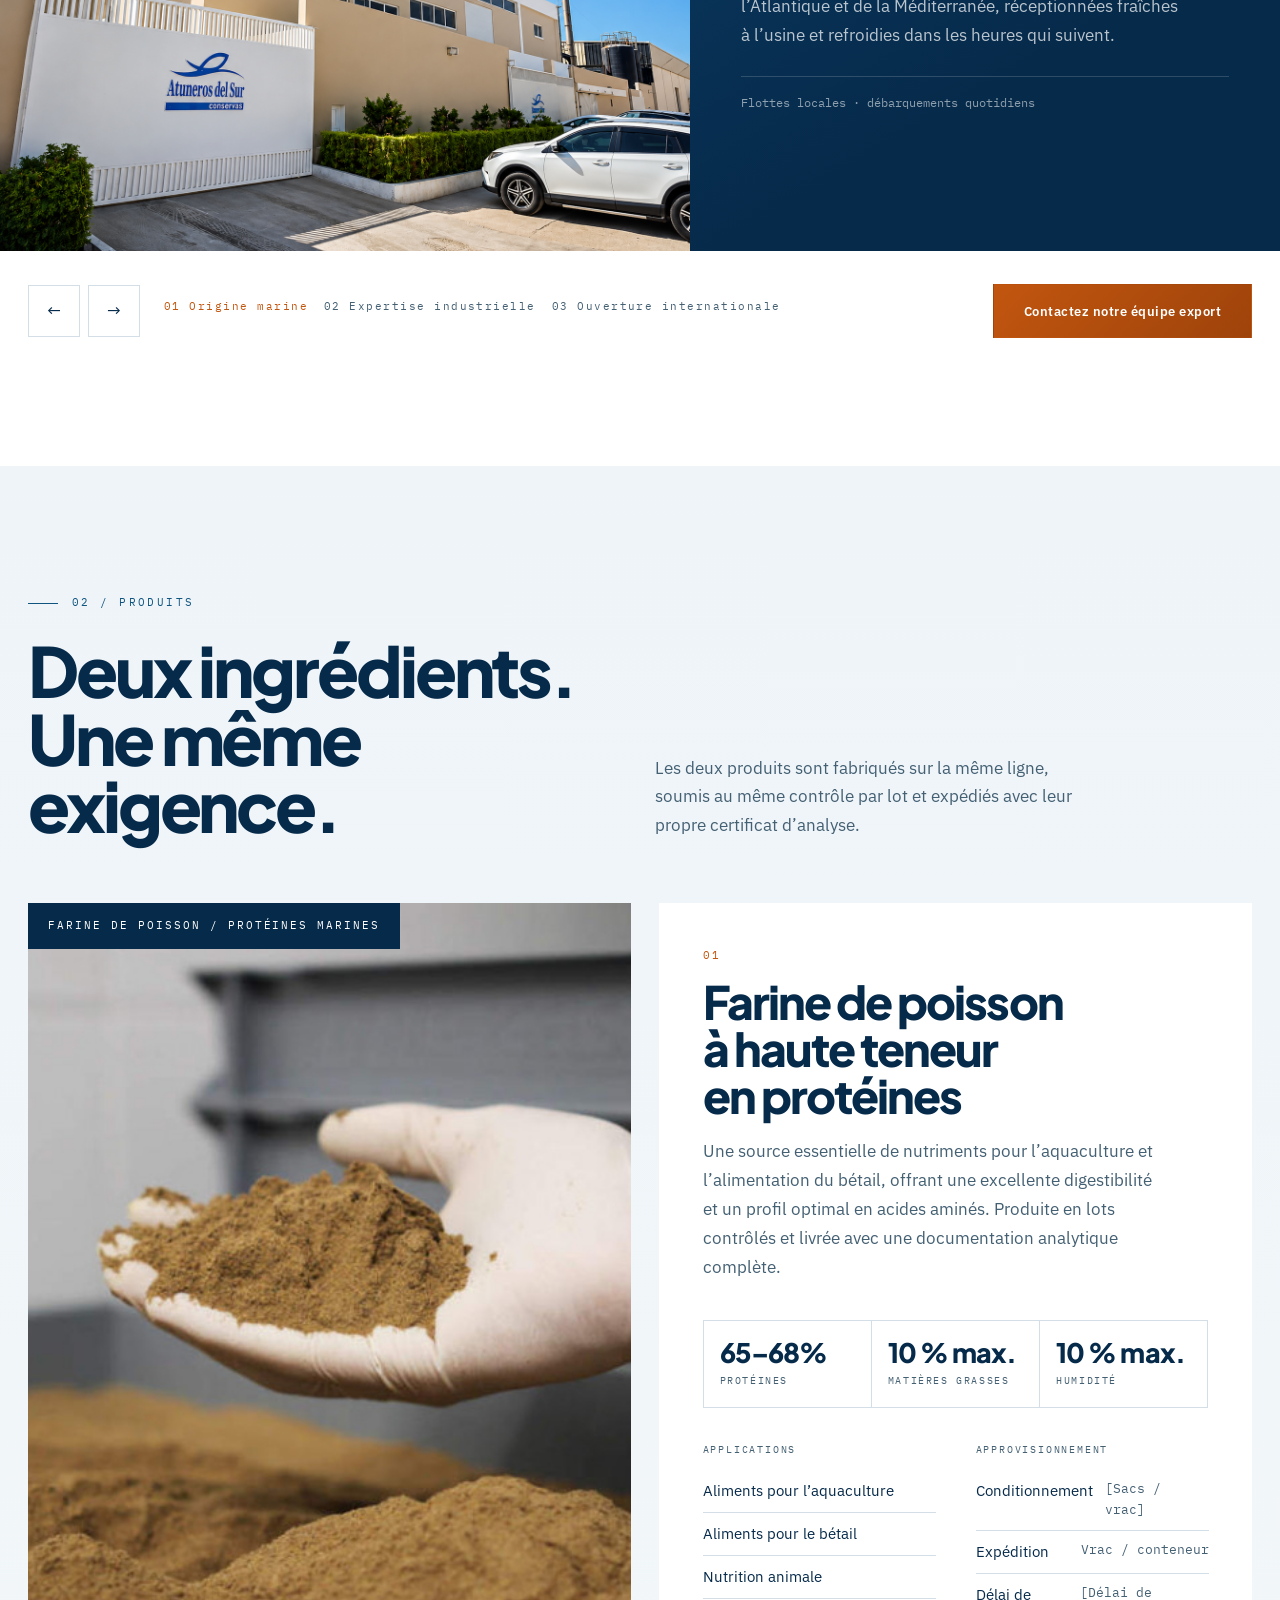
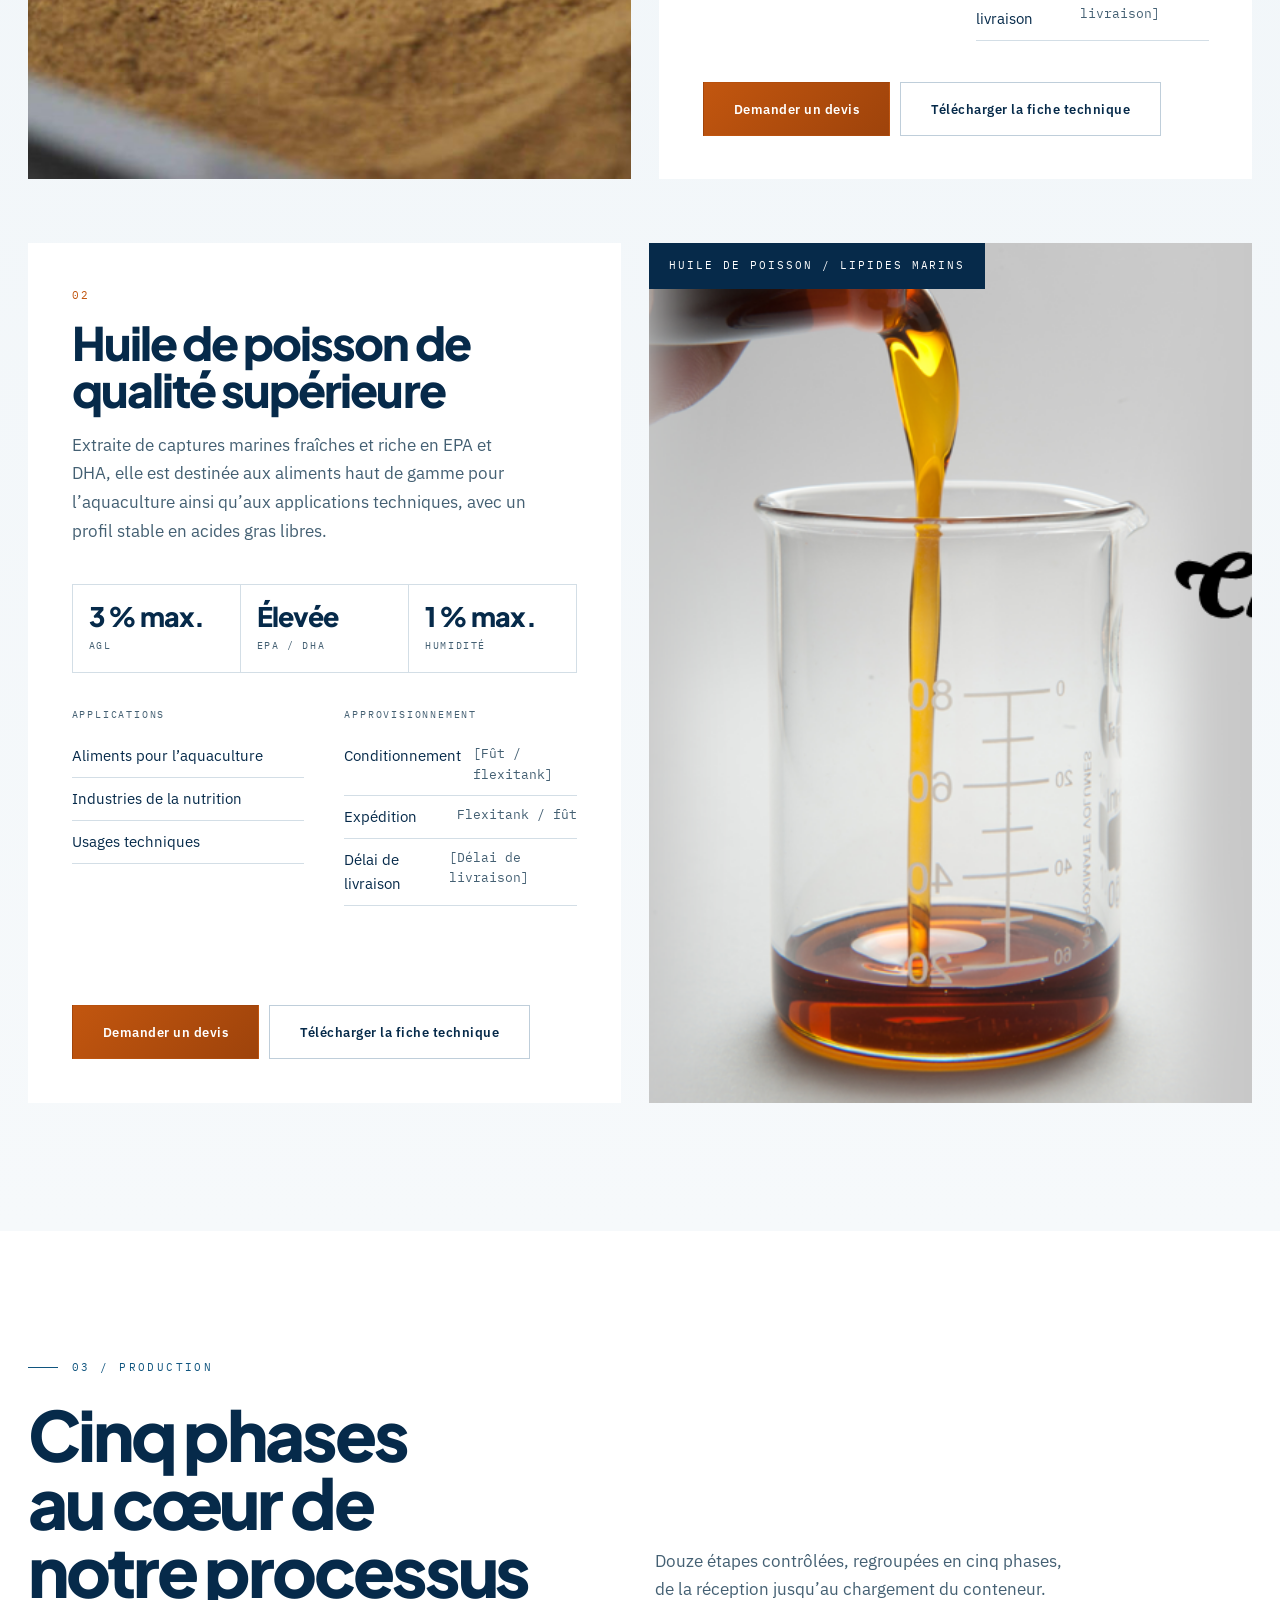
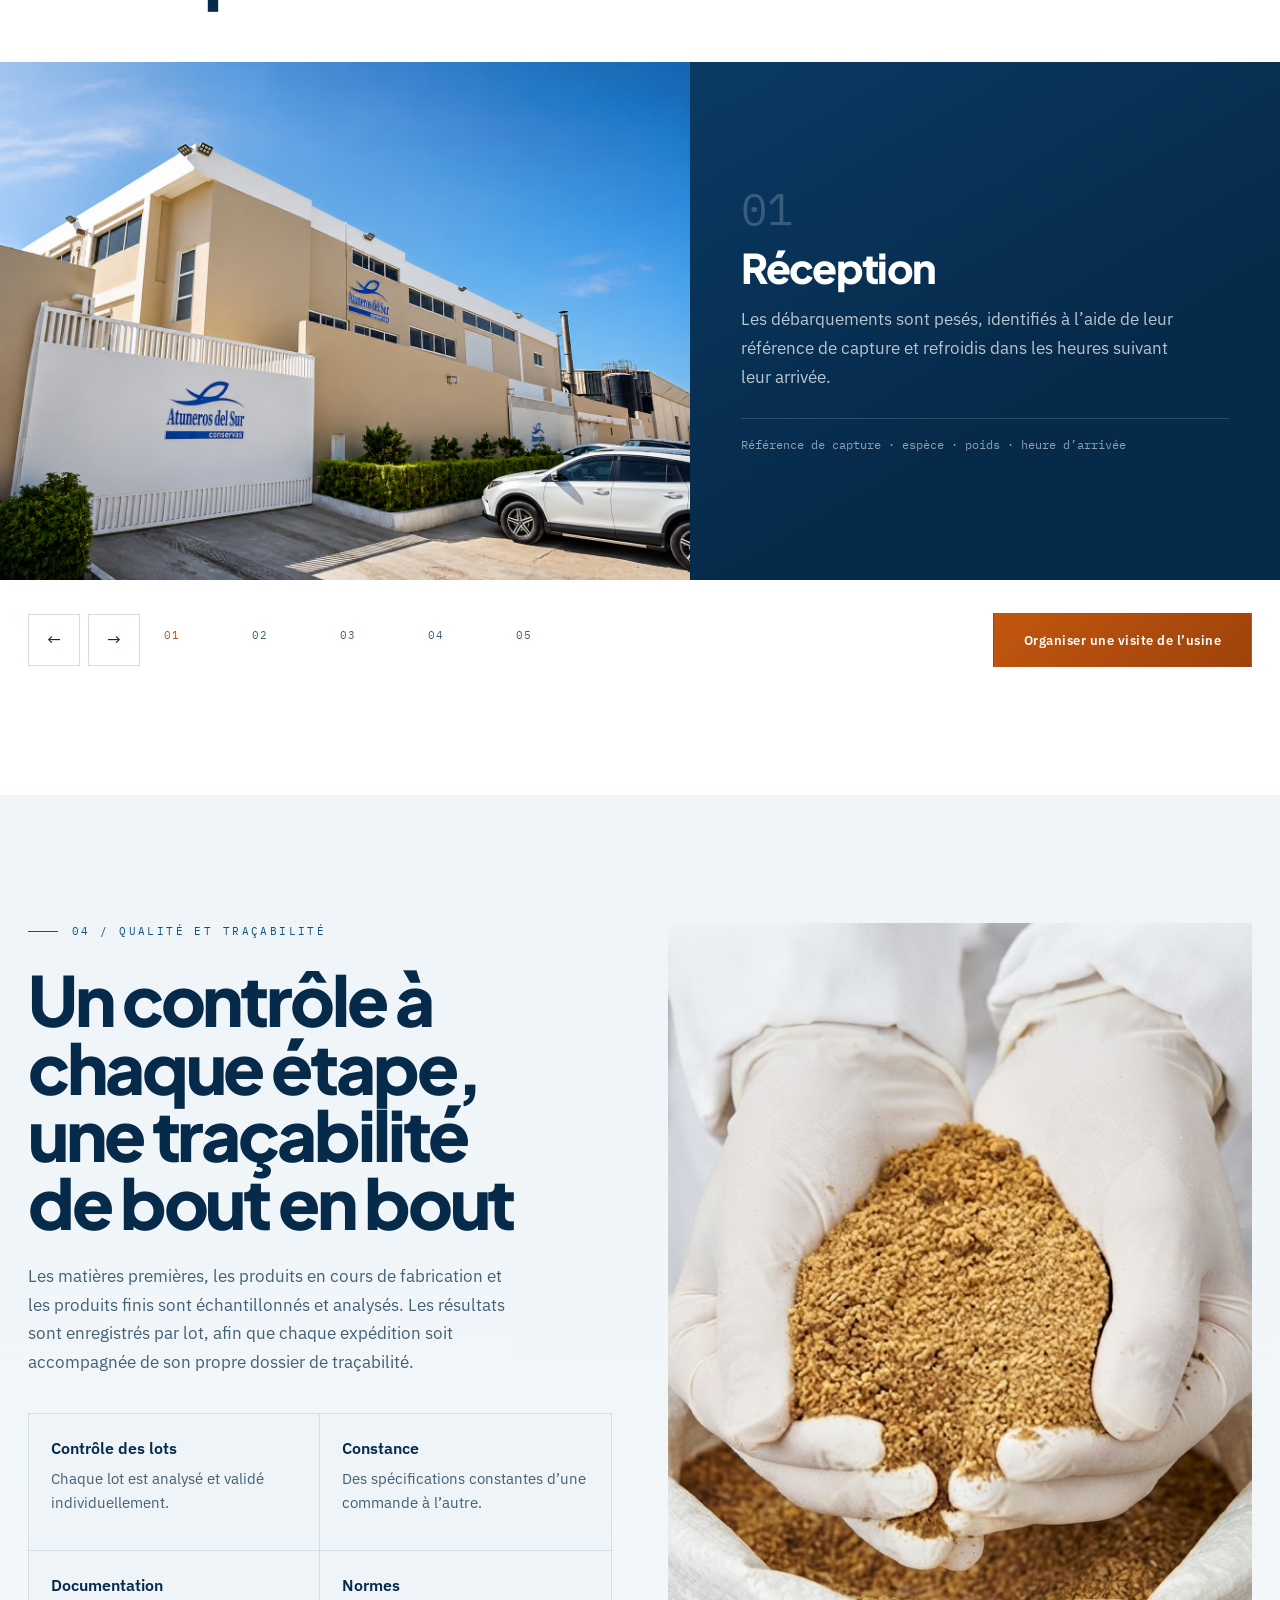
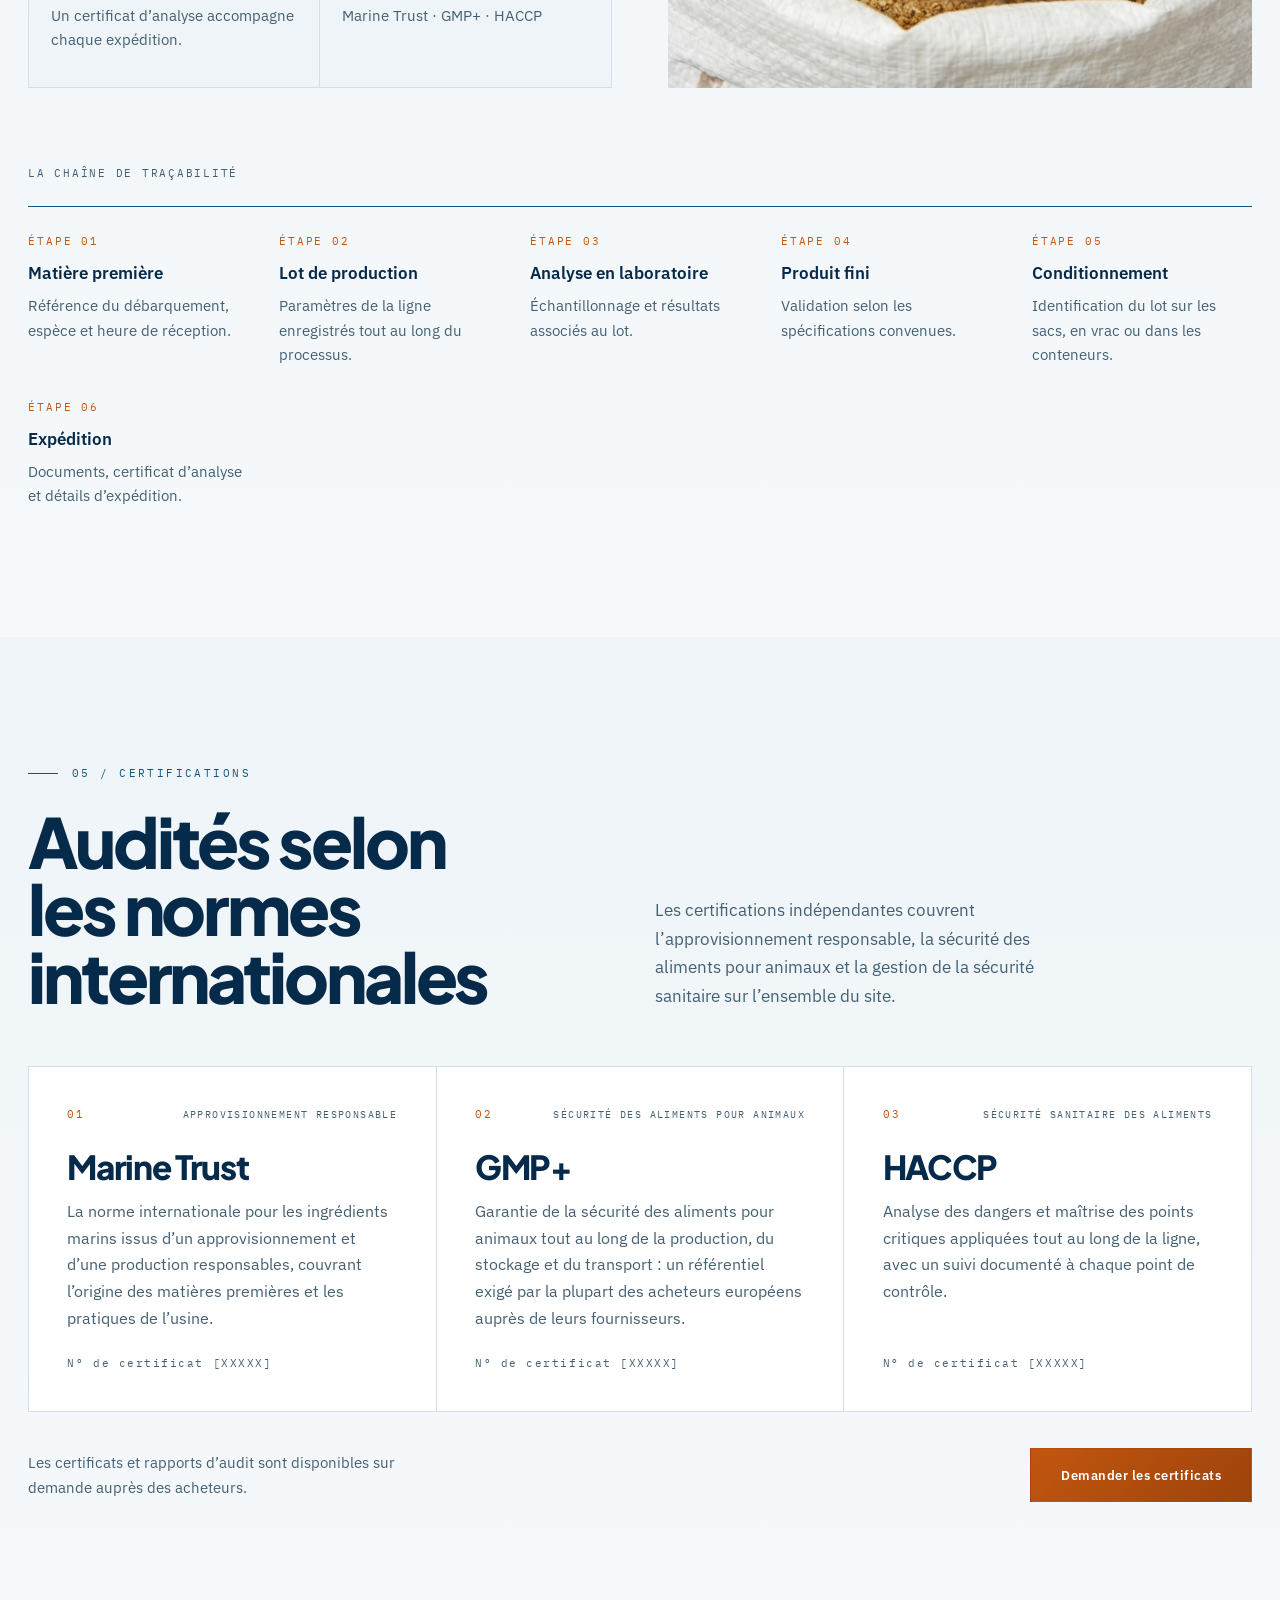
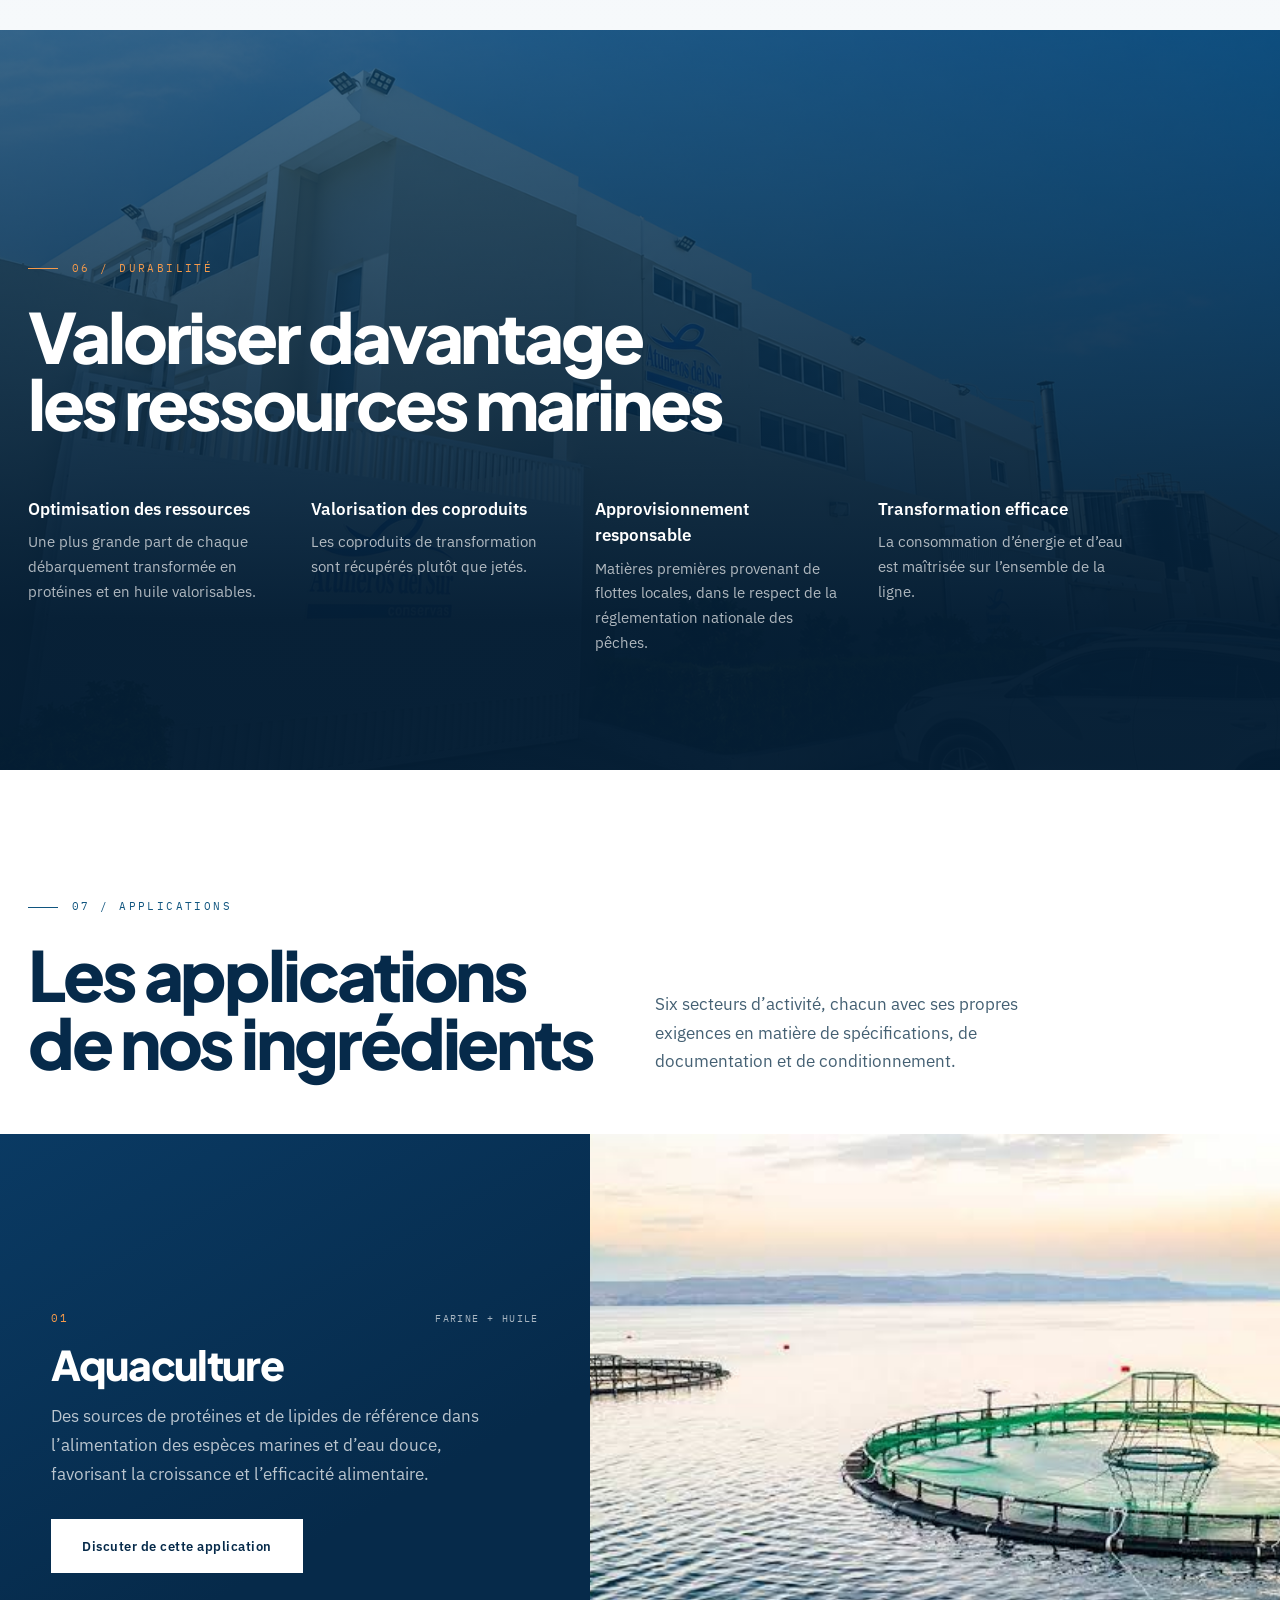
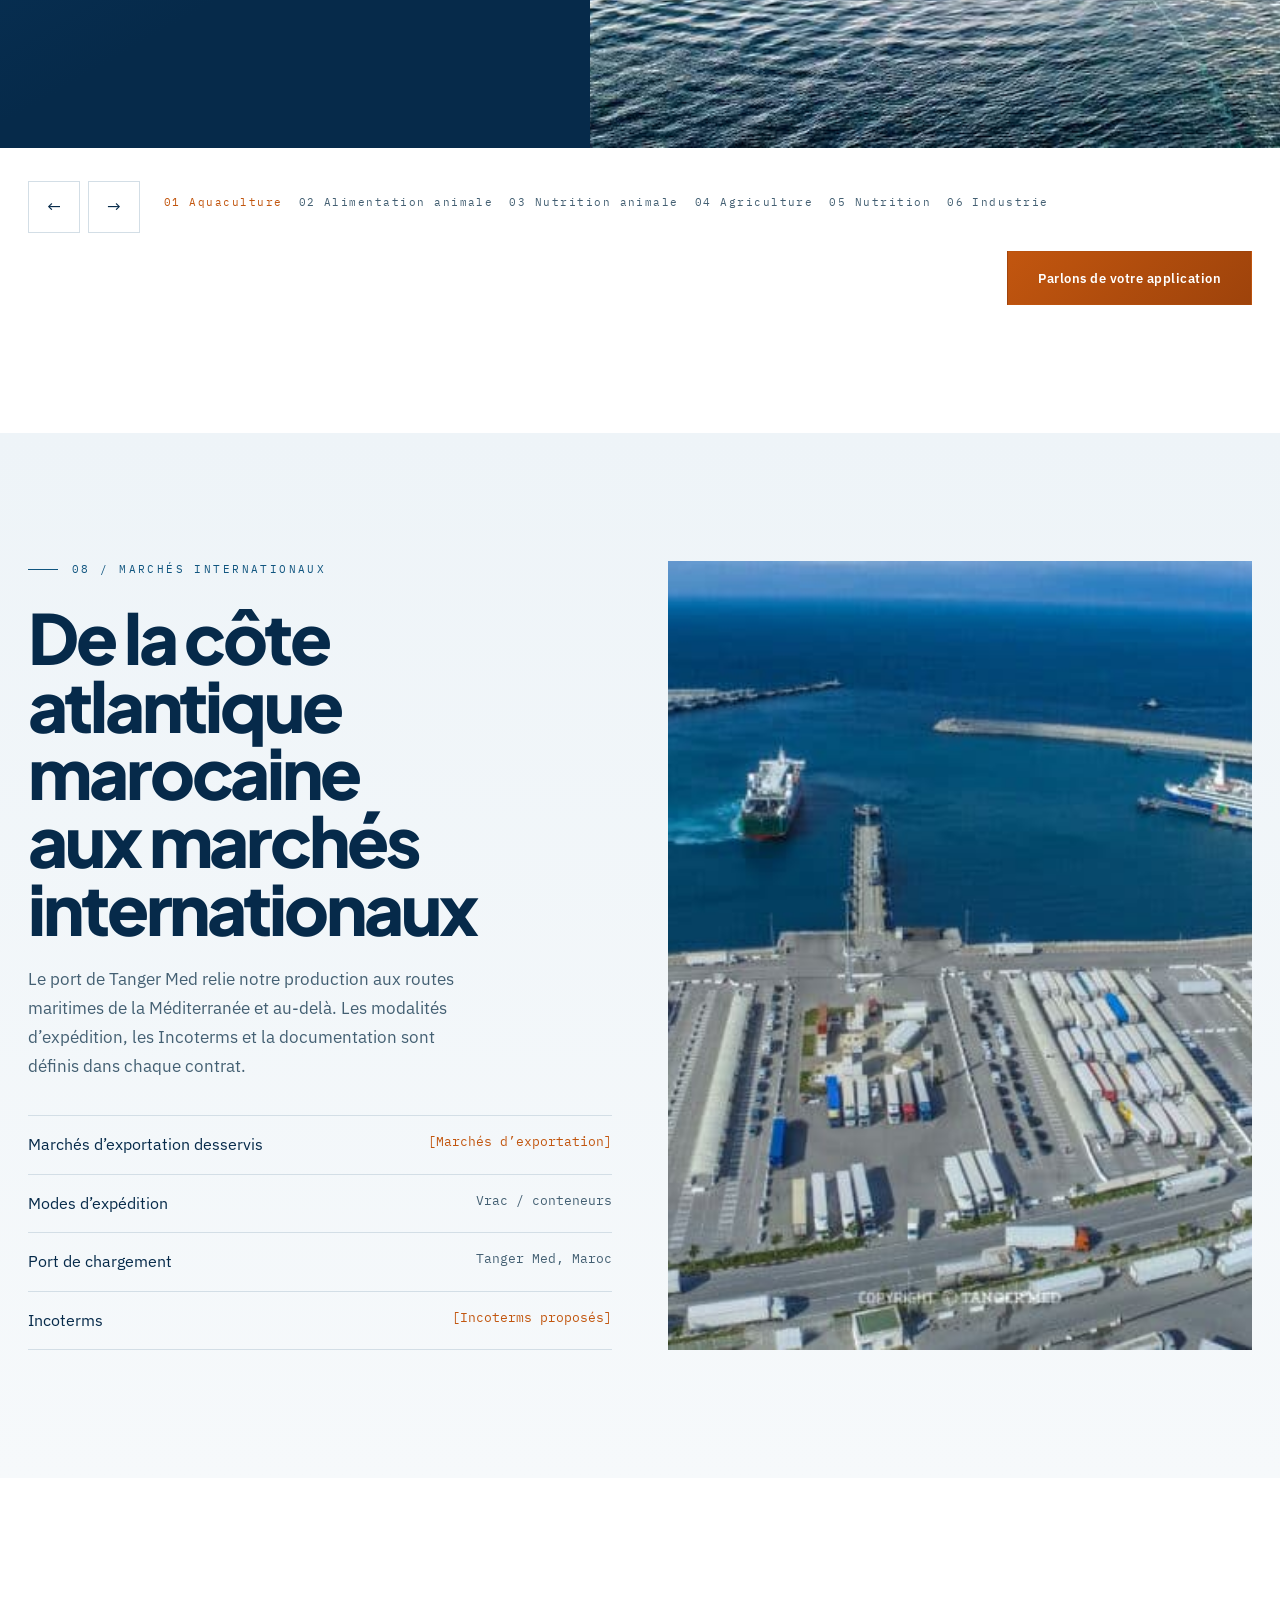
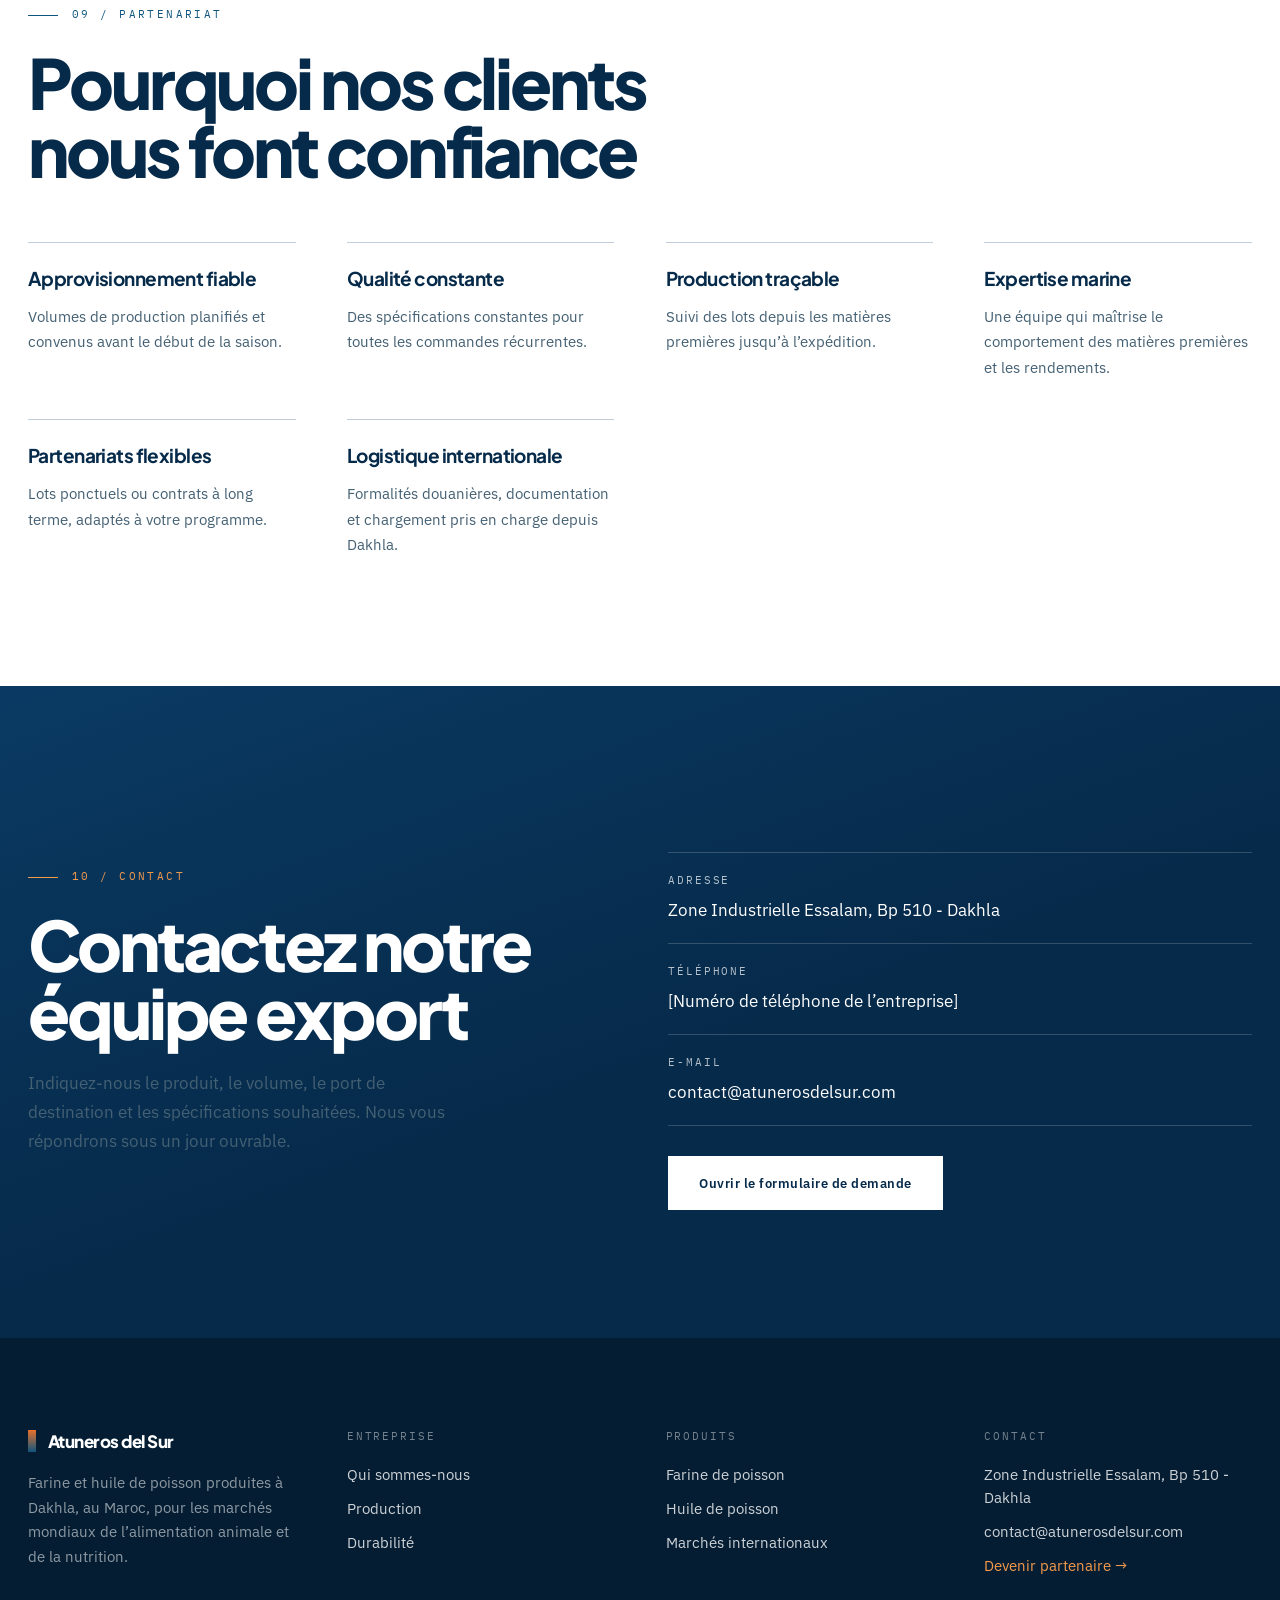
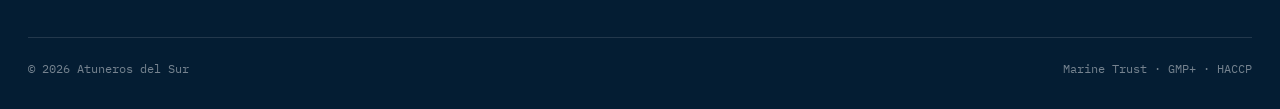
<file: index-fr.html>
<!DOCTYPE html>
<html lang="fr">
<head>
  <meta charset="utf-8" />
  <meta name="viewport" content="width=device-width, initial-scale=1" />
  <title>Atuneros del Sur — Farine et huile de poisson, Dakhla, Maroc</title>
  <meta name="description" content="Farine et huile de poisson de qualité supérieure, produites à Dakhla au Maroc pour les marchés mondiaux de l’aquaculture, de l’alimentation animale et de la nutrition. Traçabilité de la réception des matières premières jusqu’à l’expédition." />

  <link rel="preconnect" href="https://fonts.googleapis.com" />
  <link rel="preconnect" href="https://fonts.gstatic.com" crossorigin />
  <link href="https://fonts.googleapis.com/css2?family=Plus+Jakarta+Sans:wght@400;500;600;700;800&family=IBM+Plex+Sans:wght@300;400;500&family=IBM+Plex+Mono:wght@400;500&display=swap" rel="stylesheet" />

  <link rel="stylesheet" href="css/style.css" />
  <link rel="stylesheet" href="css/components.css" />
  <link rel="stylesheet" href="css/responsive.css" />
</head>
<body>

  <!-- ===============================
       HEADER / NAVIGATION
  ================================ -->
  <header class="site-header">
    <div class="site-header__bar">
      <a class="brand" href="index.html">
        <img class="brand__logo" src="images/logo/company-logo.png" alt="Atuneros del Sur" />
      </a>

      <nav class="nav" aria-label="Principal">
        <a class="nav__link" href="#company">Entreprise</a>
        <a class="nav__link" href="#products">Produits</a>
        <a class="nav__link" href="#production">Production</a>
        <a class="nav__link" href="#quality">Qualité</a>
        <a class="nav__link" href="#certifications">Certifications</a>
        <a class="nav__link" href="#sustainability">Durabilité</a>
        <a class="nav__link" href="#markets">Marchés</a>
        <span class="lang">
          <span class="lang__current">FR</span>
          <span class="lang__sep">/</span>
          <a href="index.html">EN</a>
        </span>
        <a class="btn btn--primary btn--sm" href="pages/contact.html">Demander un devis</a>
      </nav>

      <button class="nav-toggle" data-nav-toggle aria-label="Menu" aria-expanded="false">
        <span></span><span></span><span></span>
      </button>
    </div>

    <nav class="mobile-nav" data-mobile-nav aria-label="Mobile">
      <a class="mobile-nav__link" href="#company">Entreprise</a>
      <a class="mobile-nav__link" href="#products">Produits</a>
      <a class="mobile-nav__link" href="#production">Production</a>
      <a class="mobile-nav__link" href="#quality">Qualité</a>
      <a class="mobile-nav__link" href="#certifications">Certifications</a>
      <a class="mobile-nav__link" href="#sustainability">Durabilité</a>
      <a class="mobile-nav__link" href="#markets">Marchés</a>
      <span class="lang">
        <span class="lang__current">EN</span>
        <a href="pages/fr.html">EN</a>
      </span>
      <a class="btn btn--primary" href="pages/contact.html" style="margin-top:22px">Demander un devis</a>
    </nav>
  </header>

  <main>

    <!-- ===============================
         HERO
    ================================ -->
    <section class="hero" id="top" data-hero data-interval="6000">
      <div class="hero__media">
        <img class="is-active" src="images/banners/hero-production-hall.jpeg" alt="Atelier de production de l’usine de Dakhla" />
        <img src="images/backgrounds/facility-exterior.png" alt="Site d’Atuneros del Sur à Dakhla" />
        <img src="images/backgrounds/processing-line.png" alt="Ligne de transformation à l’intérieur de l’usine" />
      </div>
      <div class="hero__scrim" aria-hidden="true"></div>

      <div class="hero__content">
        <p class="eyebrow eyebrow--light">Farine et huile de poisson · Dakhla, Maroc</p>
        <h1>De l’Atlantique à la nutrition mondiale</h1>
        <p class="lead hero__lead">
          Farine et huile de poisson de qualité supérieure, produites au Maroc pour répondre aux exigences des marchés internationaux —
          avec une traçabilité complète, de la réception des matières premières jusqu’à l’expédition.
        </p>
        <div class="hero__actions">
          <a class="btn btn--light" href="pages/products.html">Découvrir nos produits</a>
          <a class="btn btn--ghost" href="pages/contact.html">Demander un devis</a>
        </div>
      </div>

      <div class="hero__foot">
        <div class="hero-dots" role="tablist" aria-label="Images principales">
          <button class="hero-dot is-active" type="button" role="tab" aria-label="Image 1"></button>
          <button class="hero-dot" type="button" role="tab" aria-label="Image 2"></button>
          <button class="hero-dot" type="button" role="tab" aria-label="Image 3"></button>
        </div>
        <a class="scroll-cue" href="#company">Défiler<span aria-hidden="true"></span></a>
      </div>
    </section>

    <!-- Certification strip -->
    <section class="cert-strip" aria-label="Certifications">
      <div class="cert-strip__inner">
        <span class="cert-strip__label">Certifié selon les normes</span>
        <span>Marine Trust</span>
        <span>GMP+</span>
        <span>HACCP</span>
      </div>
    </section>

    <!-- ===============================
         01 — WHO WE ARE
    ================================ -->
    <section class="section" id="company">
      <div class="shell section-head">
        <div>
          <p class="eyebrow">01 / Qui sommes-nous</p>
          <h2>Ancrés dans l’Atlantique</h2>
        </div>
        <p class="intro">
          Trois éléments définissent notre entreprise : l’origine des matières premières,
          leur transformation et leur destination.
        </p>
      </div>

      <div class="slider" data-slider data-interval="8000">
        <div class="slider__track">
          <article class="slide">
            <div class="slide__media">
              <img src="images/backgrounds/facility-exterior.png" alt="L’usine sur la côte à Dakhla" />
            </div>
            <div class="slide__panel">
              <span class="slide__index">01</span>
              <h3>Origine marine</h3>
              <p class="slide__text">Matières premières issues des débarquements locaux de l’Atlantique et de la Méditerranée, réceptionnées fraîches à l’usine et refroidies dans les heures qui suivent.</p>
              <p class="slide__meta">Flottes locales · débarquements quotidiens</p>
            </div>
          </article>

          <article class="slide">
            <div class="slide__media">
              <img src="images/backgrounds/processing-line.png" alt="Ligne de transformation à l’intérieur de l’usine" />
            </div>
            <div class="slide__panel">
              <span class="slide__index">02</span>
              <h3>Expertise industrielle</h3>
              <p class="slide__text">Cuisson continue, pressage, séparation et séchage à basse température : une ligne conçue pour préserver la qualité des protéines.</p>
              <p class="slide__meta">12 étapes contrôlées · 5 phases</p>
            </div>
          </article>

          <article class="slide">
            <div class="slide__media">
              <img src="images/banners/DAKHLAATLANTIC.jpg" alt="Atelier de production" />
            </div>
            <div class="slide__panel">
              <span class="slide__index">03</span>
              <h3>Ouverture internationale</h3>
              <p class="slide__text">Documentation d’exportation, expéditions en vrac ou en conteneurs, et accompagnement des acheteurs recherchant une qualité constante plutôt que des lots ponctuels.</p>
              <p class="slide__meta">Port de Dakhla · vrac / conteneur</p>
            </div>
          </article>
        </div>

        <div class="slider-controls">
          <div class="slider-arrows">
            <button class="slider-arrow" type="button" data-slider-prev aria-label="Chapitre précédent">&#8592;</button>
            <button class="slider-arrow" type="button" data-slider-next aria-label="Chapitre suivant">&#8594;</button>
          </div>
          <div class="slider-dots" data-slider-dots>
            <button class="slider-dot is-active" type="button">01 Origine marine</button>
            <button class="slider-dot" type="button">02 Expertise industrielle</button>
            <button class="slider-dot" type="button">03 Ouverture internationale</button>
          </div>
          <a class="btn btn--primary" href="pages/contact.html" style="margin-left:auto">Contactez notre équipe export</a>
        </div>
      </div>
    </section>

    <!-- ===============================
         02 — PRODUCTS
    ================================ -->
    <section class="section section--paper" id="products">
      <div class="shell section-head">
        <div>
          <p class="eyebrow">02 / Produits</p>
          <h2>Deux ingrédients. Une même exigence.</h2>
        </div>
        <p class="intro">
          Les deux produits sont fabriqués sur la même ligne, soumis au même contrôle par lot
          et expédiés avec leur propre certificat d’analyse.
        </p>
      </div>

      <!-- Product 01 — fish meal -->
      <article class="product">
        <div class="product__media">
          <img src="images/products/fishmeal-bulk.jpg" alt="Farine de poisson à haute teneur en protéines" />
          <span class="product__tag">Farine de poisson / protéines marines</span>
        </div>
        <div class="product__body">
          <span class="product__index">01</span>
          <h3>Farine de poisson à haute teneur en protéines</h3>
          <p class="body-text" style="margin-top:18px">
            Une source essentielle de nutriments pour l’aquaculture et l’alimentation du bétail, offrant une excellente digestibilité
            et un profil optimal en acides aminés. Produite en lots contrôlés et livrée avec une documentation
            analytique complète.
          </p>

          <div class="spec-grid">
            <div class="spec"><span class="spec__value">65–68%</span><span class="spec__key">Protéines</span></div>
            <div class="spec"><span class="spec__value">10 % max.</span><span class="spec__key">Matières grasses</span></div>
            <div class="spec"><span class="spec__value">10 % max.</span><span class="spec__key">Humidité</span></div>
          </div>

          <div class="product__lists">
            <div class="rule-list">
              <span class="rule-list__label">Applications</span>
              <span class="rule-list__item">Aliments pour l’aquaculture</span>
              <span class="rule-list__item">Aliments pour le bétail</span>
              <span class="rule-list__item">Nutrition animale</span>
            </div>
            <div class="rule-list">
              <span class="rule-list__label">Approvisionnement</span>
              <span class="rule-list__item">Conditionnement<span>[Sacs / vrac]</span></span>
              <span class="rule-list__item">Expédition<span>Vrac / conteneur</span></span>
              <span class="rule-list__item">Délai de livraison<span>[Délai de livraison]</span></span>
            </div>
          </div>

          <div class="product__actions">
            <a class="btn btn--primary" href="pages/contact.html">Demander un devis</a>
            <a class="btn btn--outline" href="pages/contact.html">Télécharger la fiche technique</a>
          </div>
        </div>
      </article>

      <!-- Product 02 — fish oil (photography still to be supplied) -->
      <article class="product product--reverse">
        <div class="product__media">
          <img src="images/products/fish-oil.png" alt="Huile de poisson de qualité supérieure" />
          <span class="product__tag">Huile de poisson / lipides marins</span>
        </div>
        <div class="product__body">
          <span class="product__index">02</span>
          <h3>Huile de poisson de qualité supérieure</h3>
          <p class="body-text" style="margin-top:18px">
            Extraite de captures marines fraîches et riche en EPA et DHA, elle est destinée aux aliments haut de gamme
            pour l’aquaculture ainsi qu’aux applications techniques, avec un profil stable en acides gras libres.
          </p>

          <div class="spec-grid">
            <div class="spec"><span class="spec__value">3 % max.</span><span class="spec__key">AGL</span></div>
            <div class="spec"><span class="spec__value">Élevée</span><span class="spec__key">EPA / DHA</span></div>
            <div class="spec"><span class="spec__value">1 % max.</span><span class="spec__key">Humidité</span></div>
          </div>

          <div class="product__lists">
            <div class="rule-list">
              <span class="rule-list__label">Applications</span>
              <span class="rule-list__item">Aliments pour l’aquaculture</span>
              <span class="rule-list__item">Industries de la nutrition</span>
              <span class="rule-list__item">Usages techniques</span>
            </div>
            <div class="rule-list">
              <span class="rule-list__label">Approvisionnement</span>
              <span class="rule-list__item">Conditionnement<span>[Fût / flexitank]</span></span>
              <span class="rule-list__item">Expédition<span>Flexitank / fût</span></span>
              <span class="rule-list__item">Délai de livraison<span>[Délai de livraison]</span></span>
            </div>
          </div>

          <div class="product__actions">
            <a class="btn btn--primary" href="pages/contact.html">Demander un devis</a>
            <a class="btn btn--outline" href="pages/contact.html">Télécharger la fiche technique</a>
          </div>
        </div>
      </article>
    </section>

    <!-- ===============================
         03 — PRODUCTION
    ================================ -->
    <section class="section" id="production">
      <div class="shell section-head">
        <div>
          <p class="eyebrow">03 / Production</p>
          <h2>Cinq phases au cœur de notre processus</h2>
        </div>
        <p class="intro">
          Douze étapes contrôlées, regroupées en cinq phases, de la réception jusqu’au chargement du conteneur.
        </p>
      </div>

      <div class="slider" data-slider data-interval="7000">
        <div class="slider__track">
          <article class="slide">
            <div class="slide__media">
              <img src="images/backgrounds/reception-facility.png" alt="Entrée de l’usine Atuneros del Sur" />
            </div>
            <div class="slide__panel">
              <span class="slide__index slide__index--xl">01</span>
              <h3>Réception</h3>
              <p class="slide__text">Les débarquements sont pesés, identifiés à l’aide de leur référence de capture et refroidis dans les heures suivant leur arrivée.</p>
              <p class="slide__meta">Référence de capture · espèce · poids · heure d’arrivée</p>
            </div>
          </article>

          <article class="slide">
            <div class="slide__media">
              <img src="images/backgrounds/cooking-pressing.jpg" alt="Ligne de cuisson et de pressage" />
            </div>
            <div class="slide__panel">
              <span class="slide__index slide__index--xl">02</span>
              <h3>Cuisson et pressage</h3>
              <p class="slide__text">La cuisson à la vapeur coagule les protéines ; le pressage sépare le tourteau solide de la fraction liquide.</p>
              <p class="slide__meta">Température de cuisson · temps de séjour · humidité du tourteau</p>
            </div>
          </article>

          <article class="slide">
            <div class="slide__media"><img src="images/backgrounds/separation.jpg" alt="Séparation hall with centrifuge and tanks" /></div>
            <div class="slide__panel">
              <span class="slide__index slide__index--xl">03</span>
              <h3>Séparation</h3>
              <p class="slide__text">La décantation et la centrifugation séparent le liquide en huile épurée, eau et particules solides fines : c’est à cette étape que la ligne se divise en deux.</p>
              <p class="slide__meta">Réglages du séparateur · rendements des fractions</p>
            </div>
          </article>

          <article class="slide">
            <div class="slide__media">
              <img src="images/backgrounds/drying-refining.jpg" alt="Ligne de séchage et de raffinage" />
            </div>
            <div class="slide__panel">
              <span class="slide__index slide__index--xl">04</span>
              <h3>Séchage et raffinage</h3>
              <p class="slide__text">Séchage à basse température et broyage pour la fraction solide ; purification et stabilisation pour la fraction huileuse.</p>
              <p class="slide__meta">Humidité finale · granulométrie · acides gras libres</p>
            </div>
          </article>

          <article class="slide">
            <div class="slide__media"><img src="images/backgrounds/control-shipment.jpg" alt="Big bags conditionnés et prêts à être expédiés" /></div>
            <div class="slide__panel">
              <span class="slide__index slide__index--xl">05</span>
              <h3>Contrôle et expédition</h3>
              <p class="slide__text">Validation par le laboratoire, conditionnement avec identification du lot, stockage contrôlé et chargement pour expédition depuis Dakhla.</p>
              <p class="slide__meta">Résultats d’analyse · certificat d’analyse · identification du lot · date de chargement</p>
            </div>
          </article>
        </div>

        <div class="slider-controls">
          <div class="slider-arrows">
            <button class="slider-arrow" type="button" data-slider-prev aria-label="Phase précédente">&#8592;</button>
            <button class="slider-arrow" type="button" data-slider-next aria-label="Phase suivante">&#8594;</button>
          </div>
          <div class="slider-dots" data-slider-dots>
            <button class="slider-dot is-active" type="button">01</button>
            <button class="slider-dot" type="button">02</button>
            <button class="slider-dot" type="button">03</button>
            <button class="slider-dot" type="button">04</button>
            <button class="slider-dot" type="button">05</button>
          </div>
          <a class="btn btn--primary" href="pages/contact.html" style="margin-left:auto">Organiser une visite de l’usine</a>
        </div>
      </div>
    </section>

    <!-- ===============================
         04 — QUALITY & TRACEABILITY
    ================================ -->
    <section class="section section--paper" id="quality">
      <div class="shell">
        <div class="split">
          <div class="split__col">
            <p class="eyebrow">04 / Qualité et traçabilité</p>
            <h2>Un contrôle à chaque étape, une traçabilité de bout en bout</h2>
            <p class="body-text" style="margin-top:26px;max-width:48ch">
              Les matières premières, les produits en cours de fabrication et les produits finis sont échantillonnés et analysés.
              Les résultats sont enregistrés par lot, afin que chaque expédition soit accompagnée de son propre
              dossier de traçabilité.
            </p>

            <div class="fact-grid">
              <div class="fact">
                <span class="fact__title">Contrôle des lots</span>
                <span class="fact__text">Chaque lot est analysé et validé individuellement.</span>
              </div>
              <div class="fact">
                <span class="fact__title">Constance</span>
                <span class="fact__text">Des spécifications constantes d’une commande à l’autre.</span>
              </div>
              <div class="fact">
                <span class="fact__title">Documentation</span>
                <span class="fact__text">Un certificat d’analyse accompagne chaque expédition.</span>
              </div>
              <div class="fact">
                <span class="fact__title">Normes</span>
                <span class="fact__text">Marine Trust · GMP+ · HACCP</span>
              </div>
            </div>
          </div>

          <div class="split__col quality__media">
            <img src="images/products/quality-inspection.jpg" alt="Farine de poisson finie en cours de contrôle" />
          </div>
        </div>

        <!-- Traceability chain -->
        <div class="trace">
          <span class="meta">La chaîne de traçabilité</span>
          <div class="trace__rule"><span aria-hidden="true"></span></div>
          <div class="trace__grid">
            <div>
              <span class="trace__step-no">ÉTAPE 01</span>
              <span class="trace__step-title">Matière première</span>
              <span class="trace__step-text">Référence du débarquement, espèce et heure de réception.</span>
            </div>
            <div>
              <span class="trace__step-no">ÉTAPE 02</span>
              <span class="trace__step-title">Lot de production</span>
              <span class="trace__step-text">Paramètres de la ligne enregistrés tout au long du processus.</span>
            </div>
            <div>
              <span class="trace__step-no">ÉTAPE 03</span>
              <span class="trace__step-title">Analyse en laboratoire</span>
              <span class="trace__step-text">Échantillonnage et résultats associés au lot.</span>
            </div>
            <div>
              <span class="trace__step-no">ÉTAPE 04</span>
              <span class="trace__step-title">Produit fini</span>
              <span class="trace__step-text">Validation selon les spécifications convenues.</span>
            </div>
            <div>
              <span class="trace__step-no">ÉTAPE 05</span>
              <span class="trace__step-title">Conditionnement</span>
              <span class="trace__step-text">Identification du lot sur les sacs, en vrac ou dans les conteneurs.</span>
            </div>
            <div>
              <span class="trace__step-no">ÉTAPE 06</span>
              <span class="trace__step-title">Expédition</span>
              <span class="trace__step-text">Documents, certificat d’analyse et détails d’expédition.</span>
            </div>
          </div>
        </div>
      </div>
    </section>

    <!-- ===============================
         05 — CERTIFICATIONS
    ================================ -->
    <section class="section section--paper" id="certifications">
      <div class="shell">
        <div class="section-head">
          <div>
            <p class="eyebrow">05 / Certifications</p>
            <h2>Audités selon les normes internationales</h2>
          </div>
          <p class="intro">
            Les certifications indépendantes couvrent l’approvisionnement responsable, la sécurité des aliments pour animaux
            et la gestion de la sécurité sanitaire sur l’ensemble du site.
          </p>
        </div>

        <div class="tile-grid">
          <article class="tile">
            <div class="tile__head">
              <span class="tile__index">01</span>
              <span class="tile__scope">Approvisionnement responsable</span>
            </div>
            <h3>Marine Trust</h3>
            <p class="tile__text">La norme internationale pour les ingrédients marins issus d’un approvisionnement et d’une production responsables, couvrant l’origine des matières premières et les pratiques de l’usine.</p>
            <span class="tile__foot">N° de certificat [XXXXX]</span>
          </article>

          <article class="tile">
            <div class="tile__head">
              <span class="tile__index">02</span>
              <span class="tile__scope">Sécurité des aliments pour animaux</span>
            </div>
            <h3>GMP+</h3>
            <p class="tile__text">Garantie de la sécurité des aliments pour animaux tout au long de la production, du stockage et du transport : un référentiel exigé par la plupart des acheteurs européens auprès de leurs fournisseurs.</p>
            <span class="tile__foot">N° de certificat [XXXXX]</span>
          </article>

          <article class="tile">
            <div class="tile__head">
              <span class="tile__index">03</span>
              <span class="tile__scope">Sécurité sanitaire des aliments</span>
            </div>
            <h3>HACCP</h3>
            <p class="tile__text">Analyse des dangers et maîtrise des points critiques appliquées tout au long de la ligne, avec un suivi documenté à chaque point de contrôle.</p>
            <span class="tile__foot">N° de certificat [XXXXX]</span>
          </article>
        </div>

        <div class="split" style="align-items:center;justify-content:space-between;margin-top:36px">
          <p class="note" style="max-width:48ch">Les certificats et rapports d’audit sont disponibles sur demande auprès des acheteurs.</p>
          <a class="btn btn--primary" href="pages/contact.html">Demander les certificats</a>
        </div>
      </div>
    </section>

    <!-- ===============================
         06 — SUSTAINABILITY
    ================================ -->
    <section class="sustainability" id="sustainability">
      <img src="images/backgrounds/facility-exterior.png" alt="" aria-hidden="true" />
      <div class="sustainability__scrim" aria-hidden="true"></div>
      <div class="sustainability__content">
        <p class="eyebrow eyebrow--light">06 / Durabilité</p>
        <h2>Valoriser davantage les ressources marines</h2>
        <div class="pillars">
          <div>
            <span class="pillar__title">Optimisation des ressources</span>
            <span class="pillar__text">Une plus grande part de chaque débarquement transformée en protéines et en huile valorisables.</span>
          </div>
          <div>
            <span class="pillar__title">Valorisation des coproduits</span>
            <span class="pillar__text">Les coproduits de transformation sont récupérés plutôt que jetés.</span>
          </div>
          <div>
            <span class="pillar__title">Approvisionnement responsable</span>
            <span class="pillar__text">Matières premières provenant de flottes locales, dans le respect de la réglementation nationale des pêches.</span>
          </div>
          <div>
            <span class="pillar__title">Transformation efficace</span>
            <span class="pillar__text">La consommation d’énergie et d’eau est maîtrisée sur l’ensemble de la ligne.</span>
          </div>
        </div>
      </div>
    </section>

    <!-- ===============================
         07 — APPLICATIONS
    ================================ -->
    <section class="section" id="applications">
      <div class="shell section-head">
        <div>
          <p class="eyebrow">07 / Applications</p>
          <h2>Les applications de nos ingrédients</h2>
        </div>
        <p class="intro">Six secteurs d’activité, chacun avec ses propres exigences en matière de spécifications, de documentation et de conditionnement.</p>
      </div>

      <div class="slider" data-slider data-interval="6500">
        <div class="slider__track">
          <article class="slide">
            <div class="slide__panel">
              <div class="slide__head">
                <span class="slide__index">01</span>
                <span class="tile__scope" style="color:rgba(255,255,255,.65)">Farine + huile</span>
              </div>
              <h3>Aquaculture</h3>
              <p class="slide__text">Des sources de protéines et de lipides de référence dans l’alimentation des espèces marines et d’eau douce, favorisant la croissance et l’efficacité alimentaire.</p>
              <a class="btn btn--light" href="pages/contact.html" style="align-self:flex-start;margin-top:30px">Discuter de cette application</a>
            </div>
            <div class="slide__media"><img src="images/products/aquaculture.jpg" alt="Aquaculture" /></div>
          </article>

          <article class="slide">
            <div class="slide__panel">
              <div class="slide__head">
                <span class="slide__index">02</span>
                <span class="tile__scope" style="color:rgba(255,255,255,.65)">Farine</span>
              </div>
              <h3>Alimentation animale</h3>
              <p class="slide__text">Des protéines hautement digestibles pour les aliments destinés aux volailles, aux ruminants et aux porcs, où l’équilibre en acides aminés et l’appétence sont essentiels.</p>
              <a class="btn btn--light" href="pages/contact.html" style="align-self:flex-start;margin-top:30px">Discuter de cette application</a>
            </div>
            <div class="slide__media"><img src="images/products/animal-feed.jpg" alt="Alimentation animale" /></div>
          </article>

          <article class="slide">
            <div class="slide__panel">
              <div class="slide__head">
                <span class="slide__index">03</span>
                <span class="tile__scope" style="color:rgba(255,255,255,.65)">Farine + huile</span>
              </div>
              <h3>Nutrition animale</h3>
              <p class="slide__text">Des protéines marines et des lipides oméga-3 utilisés dans les formulations haut de gamme d’aliments secs et humides pour animaux de compagnie.</p>
              <a class="btn btn--light" href="pages/contact.html" style="align-self:flex-start;margin-top:30px">Discuter de cette application</a>
            </div>
            <div class="slide__media"><img src="images/products/pet-nutrition.jpeg" alt="Nutrition animale" /></div>
          </article>

          <article class="slide">
            <div class="slide__panel">
              <div class="slide__head">
                <span class="slide__index">04</span>
                <span class="tile__scope" style="color:rgba(255,255,255,.65)">Farine</span>
              </div>
              <h3>Agriculture</h3>
              <p class="slide__text">Des apports d’azote organique et des amendements de sol issus de fractions de protéines marines.</p>
              <a class="btn btn--light" href="pages/contact.html" style="align-self:flex-start;margin-top:30px">Discuter de cette application</a>
            </div>
            <div class="slide__media"><img src="images/backgrounds/agriculture.jpg" alt="Terres agricoles cultivées avec des tracteurs" /></div>
          </article>

          <article class="slide">
            <div class="slide__panel">
              <div class="slide__head">
                <span class="slide__index">05</span>
                <span class="tile__scope" style="color:rgba(255,255,255,.65)">Huile</span>
              </div>
              <h3>Industries de la nutrition</h3>
              <p class="slide__text">Des lipides marins raffinés utilisés comme matières premières pour des applications nutritionnelles à base d’EPA et de DHA, selon les spécifications.</p>
              <a class="btn btn--light" href="pages/contact.html" style="align-self:flex-start;margin-top:30px">Discuter de cette application</a>
            </div>
            <div class="slide__media"><img src="images/backgrounds/nutritional-industries.jpg" alt="Analyse en laboratoire of nutritional samples" /></div>
          </article>

          <article class="slide">
            <div class="slide__panel">
              <div class="slide__head">
                <span class="slide__index">06</span>
                <span class="tile__scope" style="color:rgba(255,255,255,.65)">Huile</span>
              </div>
              <h3>Applications industrielles</h3>
              <p class="slide__text">Usages techniques des huiles marines et des fractions protéiques dans différentes chaînes d’approvisionnement industrielles.</p>
              <a class="btn btn--light" href="pages/contact.html" style="align-self:flex-start;margin-top:30px">Discuter de cette application</a>
            </div>
            <div class="slide__media"><img src="images/backgrounds/industrial-applications.jpg" alt="Big bags d’ingrédients marins dans un entrepôt" /></div>
          </article>
        </div>

        <div class="slider-controls">
          <div class="slider-arrows">
            <button class="slider-arrow" type="button" data-slider-prev aria-label="Application précédente">&#8592;</button>
            <button class="slider-arrow" type="button" data-slider-next aria-label="Application suivante">&#8594;</button>
          </div>
          <div class="slider-dots" data-slider-dots>
            <button class="slider-dot is-active" type="button">01 Aquaculture</button>
            <button class="slider-dot" type="button">02 Alimentation animale</button>
            <button class="slider-dot" type="button">03 Nutrition animale</button>
            <button class="slider-dot" type="button">04 Agriculture</button>
            <button class="slider-dot" type="button">05 Nutrition</button>
            <button class="slider-dot" type="button">06 Industrie</button>
          </div>
          <a class="btn btn--primary" href="pages/contact.html" style="margin-left:auto">Parlons de votre application</a>
        </div>
      </div>
    </section>

    <!-- ===============================
         08 — GLOBAL MARKETS
    ================================ -->
    <section class="section section--paper" id="markets">
      <div class="shell split" style="align-items:center">
        <div class="split__col">
          <p class="eyebrow">08 / Marchés internationaux</p>
          <h2 style="max-width:15ch">De la côte atlantique marocaine aux marchés internationaux</h2>
          <p class="body-text" style="margin-top:24px">
            Le port de Tanger Med relie notre production aux routes maritimes de la Méditerranée
            et au-delà. Les modalités d’expédition, les Incoterms et la documentation sont définis dans chaque contrat.
          </p>

          <div class="spec-list">
            <div class="spec-list__row">Marchés d’exportation desservis<span class="spec-list__value spec-list__value--accent">[Marchés d’exportation]</span></div>
            <div class="spec-list__row">Modes d’expédition<span class="spec-list__value">Vrac / conteneurs</span></div>
            <div class="spec-list__row">Port de chargement<span class="spec-list__value">Tanger Med, Maroc</span></div>
            <div class="spec-list__row">Incoterms<span class="spec-list__value spec-list__value--accent">[Incoterms proposés]</span></div>
          </div>
        </div>

        <div class="split__col markets__media"><img src="images/banners/tanger-med-port.jpg" alt="Vue aérienne du port de Tanger Med" /></div>
      </div>
    </section>

    <!-- ===============================
         09 — PARTNERSHIP
    ================================ -->
    <section class="section" id="partnership">
      <div class="shell">
        <p class="eyebrow">09 / Partenariat</p>
        <h2 style="max-width:16ch;margin-bottom:clamp(36px,4.6vw,64px)">Pourquoi nos clients nous font confiance</h2>

        <div class="benefits">
          <div class="benefit">
            <span class="benefit__title">Approvisionnement fiable</span>
            <span class="benefit__text">Volumes de production planifiés et convenus avant le début de la saison.</span>
          </div>
          <div class="benefit">
            <span class="benefit__title">Qualité constante</span>
            <span class="benefit__text">Des spécifications constantes pour toutes les commandes récurrentes.</span>
          </div>
          <div class="benefit">
            <span class="benefit__title">Production traçable</span>
            <span class="benefit__text">Suivi des lots depuis les matières premières jusqu’à l’expédition.</span>
          </div>
          <div class="benefit">
            <span class="benefit__title">Expertise marine</span>
            <span class="benefit__text">Une équipe qui maîtrise le comportement des matières premières et les rendements.</span>
          </div>
          <div class="benefit">
            <span class="benefit__title">Partenariats flexibles</span>
            <span class="benefit__text">Lots ponctuels ou contrats à long terme, adaptés à votre programme.</span>
          </div>
          <div class="benefit">
            <span class="benefit__title">Logistique internationale</span>
            <span class="benefit__text">Formalités douanières, documentation et chargement pris en charge depuis Dakhla.</span>
          </div>
        </div>
      </div>
    </section>

    <!-- ===============================
         10 — CONTACT (short call to action; full form on pages/contact.html)
    ================================ -->
    <section class="section contact" id="contact">
      <div class="shell split" style="align-items:center;justify-content:space-between">
        <div class="split__col">
          <p class="eyebrow eyebrow--light">10 / Contact</p>
          <h2>Contactez notre équipe export</h2>
          <p class="body-text" style="margin-top:24px;max-width:44ch">
            Indiquez-nous le produit, le volume, le port de destination et les spécifications souhaitées.
            Nous vous répondrons sous un jour ouvrable.
          </p>
        </div>
        <div class="split__col">
          <div class="contact__details">
            <div class="contact__row">
              <span class="contact__label">Adresse</span>
              <span class="contact__value">Zone Industrielle Essalam, Bp 510 - Dakhla</span>
            </div>
            <div class="contact__row">
              <span class="contact__label">Téléphone</span>
              <span class="contact__value">[Numéro de téléphone de l’entreprise]</span>
            </div>
            <div class="contact__row">
              <span class="contact__label">E-mail</span>
              <a class="contact__value" href="mailto:contact@atunerosdelsur.com">contact@atunerosdelsur.com</a>
            </div>
          </div>
          <a class="btn btn--light" href="pages/contact.html" style="margin-top:30px">Ouvrir le formulaire de demande</a>
        </div>
      </div>
    </section>

  </main>

  <!-- ===============================
       FOOTER
  ================================ -->
  <footer class="site-footer">
    <div class="site-footer__grid">
      <div>
        <span class="brand">
          <span class="brand__mark" aria-hidden="true"></span>
          <span class="brand__name">Atuneros del Sur</span>
        </span>
        <p class="site-footer__about">
          Farine et huile de poisson produites à Dakhla, au Maroc, pour les marchés mondiaux de l’alimentation animale et de la nutrition.
        </p>
      </div>
      <div>
        <span class="site-footer__heading">Entreprise</span>
        <div class="site-footer__links">
          <a href="pages/about.html">Qui sommes-nous</a>
          <a href="#production">Production</a>
          <a href="#sustainability">Durabilité</a>
        </div>
      </div>
      <div>
        <span class="site-footer__heading">Produits</span>
        <div class="site-footer__links">
          <a href="pages/products.html">Farine de poisson</a>
          <a href="pages/products.html">Huile de poisson</a>
          <a href="#markets">Marchés internationaux</a>
        </div>
      </div>
      <div>
        <span class="site-footer__heading">Contact</span>
        <div class="site-footer__links">
          <span>Zone Industrielle Essalam, Bp 510 - Dakhla</span>
          <a href="mailto:contact@atunerosdelsur.com">contact@atunerosdelsur.com</a>
          <a class="is-accent" href="pages/contact.html">Devenir partenaire &#8594;</a>
        </div>
      </div>
    </div>
    <div class="site-footer__base">
      <span>&copy; 2026 Atuneros del Sur</span>
      <span>Marine Trust · GMP+ · HACCP</span>
    </div>
  </footer>

  <script src="js/main.js"></script>
</body>
</html>
</file>
<file: css/style.css>
/* =========================
   GLOBAL / RESET
========================= */
:root {
  /* Brand palette */
  --ink:            #062A4A;   /* deep marine  */
  --ink-dark:       #041D33;
  --ink-panel:      #0A3A63;
  --marine:         #10557F;   /* mid marine   */
  --orange:         #C2560F;   /* accent       */
  --orange-dark:    #9E430B;
  --orange-light:   #F59A4B;   /* on dark only */
  --white:          #FFFFFF;
  --paper:          #EEF4F8;   /* pale marine  */
  --paper-soft:     #F6F9FB;
  --line:           #D3DEE6;
  --line-strong:    #BFCEDA;
  --text:           #446073;
  --text-dim:       #2E4A5C;

  /* Typography */
  --font-display: 'Plus Jakarta Sans', 'Helvetica Neue', Helvetica, sans-serif;
  --font-body:    'IBM Plex Sans', 'Helvetica Neue', Helvetica, sans-serif;
  --font-mono:    'IBM Plex Mono', ui-monospace, monospace;

  /* Spacing */
  --shell:        1400px;
  --gutter:       28px;
  --section-y:    clamp(80px, 10vw, 150px);
  --header-h:     70px;
}

*,
*::before,
*::after { box-sizing: border-box; }

html { scroll-behavior: smooth; }

body {
  margin: 0;
  background: var(--white);
  color: var(--ink);
  font-family: var(--font-body);
  font-size: 16px;
  line-height: 1.6;
  -webkit-font-smoothing: antialiased;
  overflow-x: hidden;
}

img { display: block; max-width: 100%; }

a { color: var(--marine); text-decoration: none; transition: color .25s ease; }
a:hover { color: var(--ink); }

input, textarea, select, button { font-family: inherit; }

::selection { background: var(--orange); color: #fff; }

/* =========================
   TYPOGRAPHY
========================= */
h1, h2, h3 {
  font-family: var(--font-display);
  font-weight: 800;
  letter-spacing: -0.045em;
  line-height: 1;
  margin: 0;
  text-wrap: balance;
}

h1 { font-size: clamp(42px, 8vw, 118px); line-height: .96; letter-spacing: -.05em; }
h2 { font-size: clamp(34px, 5.4vw, 76px); line-height: .98; }
h3 { font-size: clamp(26px, 3.2vw, 44px); line-height: 1.04; letter-spacing: -.04em; }

p { margin: 0; }

.lead      { font-size: clamp(16px, 1.5vw, 20px); font-weight: 300; line-height: 1.65; }
.intro     { font-size: 16.5px; line-height: 1.72; color: var(--text); max-width: 42ch; }
.body-text { font-size: 16.5px; line-height: 1.75; color: var(--text); max-width: 46ch; }
.note      { font-size: 15px; line-height: 1.72; color: var(--text); }

/* Mono eyebrow used above every section heading */
.eyebrow {
  display: flex;
  align-items: center;
  gap: 14px;
  margin: 0 0 24px;
  font-family: var(--font-mono);
  font-size: 11px;
  letter-spacing: .22em;
  text-transform: uppercase;
  color: var(--marine);
}
.eyebrow::before {
  content: "";
  display: block;
  width: 30px;
  height: 1px;
  background: currentColor;
}
.eyebrow--light { color: var(--orange-light); }

.meta {
  font-family: var(--font-mono);
  font-size: 11px;
  letter-spacing: .16em;
  text-transform: uppercase;
  color: var(--text);
}
.meta--accent { color: var(--orange); text-transform: none; }

/* =========================
   LAYOUT
========================= */
.shell {
  max-width: var(--shell);
  margin: 0 auto;
  padding: 0 var(--gutter);
}

.section { padding: var(--section-y) 0; }
.section--paper { background: linear-gradient(180deg, var(--paper) 0%, var(--paper-soft) 100%); }
.section--ink   { background: linear-gradient(160deg, var(--ink-panel) 0%, var(--ink) 55%); color: #fff; }
.section--ink .intro,
.section--ink .body-text,
.section--ink .note { color: rgba(255,255,255,.72); }

/* Heading row: title left, supporting line right */
.section-head {
  display: grid;
  grid-template-columns: repeat(auto-fit, minmax(300px, 1fr));
  gap: 30px;
  align-items: end;
  margin-bottom: clamp(34px, 4.4vw, 62px);
}
.section-head h2 { max-width: 14ch; }

.split {
  display: flex;
  flex-wrap: wrap;
  gap: clamp(30px, 4.4vw, 72px);
  align-items: flex-start;
}
.split__col { flex: 1 1 min(100%, 400px); min-width: 0; }

/* =========================
   HEADER / NAVIGATION
========================= */
.site-header {
  position: fixed;
  inset: 0 0 auto 0;
  z-index: 80;
  background: rgba(255,255,255,.90);
  backdrop-filter: blur(16px);
  -webkit-backdrop-filter: blur(16px);
  border-bottom: 1px solid var(--line);
}

.site-header__bar {
  max-width: var(--shell);
  margin: 0 auto;
  padding: 15px var(--gutter);
  display: flex;
  align-items: center;
  justify-content: space-between;
  gap: 24px;
}

.brand { display: flex; align-items: center; gap: 12px; color: var(--ink); }
.brand__mark {
  display: block;
  width: 8px;
  height: 22px;
  background: linear-gradient(180deg, #E8722A, var(--marine));
}
.brand__logo { display: block; height: 38px; width: auto; }
.brand__name {
  font-family: var(--font-display);
  font-size: 17px;
  font-weight: 800;
  letter-spacing: -.03em;
  white-space: nowrap;
}

.nav { display: flex; align-items: center; gap: 22px; }
.nav__link { font-size: 14px; color: var(--text); }
.nav__link:hover,
.nav__link[aria-current="page"] { color: var(--ink); }

.lang {
  display: flex;
  align-items: center;
  gap: 8px;
  font-family: var(--font-mono);
  font-size: 11px;
  letter-spacing: .12em;
}
.lang__current { color: var(--ink); font-weight: 500; }
.lang__sep { color: var(--line-strong); }

/* Mobile menu */
.nav-toggle {
  display: none;
  flex-direction: column;
  justify-content: center;
  gap: 5px;
  width: 46px;
  height: 46px;
  padding: 0 11px;
  background: transparent;
  border: 1px solid var(--line);
  cursor: pointer;
}
.nav-toggle span { display: block; height: 1.5px; background: var(--ink); }

.mobile-nav {
  display: none;
  flex-direction: column;
  padding: 6px var(--gutter) 28px;
  background: var(--white);
  animation: fadeIn .18s ease both;
}
.mobile-nav.is-open { display: flex; }
.mobile-nav__link {
  padding: 16px 0;
  font-family: var(--font-display);
  font-size: 22px;
  font-weight: 700;
  letter-spacing: -.03em;
  color: var(--ink);
  border-bottom: 1px solid var(--line);
}
.mobile-nav .lang { padding: 18px 0; border-bottom: 1px solid var(--line); font-size: 13px; }

/* =========================
   HERO
========================= */
.hero {
  position: relative;
  min-height: 100svh;
  display: flex;
  flex-direction: column;
  justify-content: flex-end;
  background: var(--ink);
  overflow: hidden;
}
.hero__media { position: absolute; inset: 0; }
.hero__media img {
  position: absolute;
  inset: 0;
  width: 100%;
  height: 100%;
  object-fit: cover;
  opacity: 0;
  transition: opacity 1.4s ease;
}
.hero__media img.is-active { opacity: .9; }
.hero__scrim {
  position: absolute;
  inset: 0;
  background: linear-gradient(180deg, rgba(4,29,51,.88) 0%, rgba(6,42,74,.70) 45%, rgba(4,29,51,.96) 100%);
}
.hero__content {
  position: relative;
  max-width: var(--shell);
  width: 100%;
  margin: 0 auto;
  padding: 170px var(--gutter) 0;
  color: #fff;
}
.hero__content h1 { max-width: 16ch; color: #fff; animation: riseIn .85s .05s ease both; }
.hero__content .eyebrow { animation: riseIn .7s ease both; }
.hero__lead { max-width: 48ch; margin-top: 30px; color: rgba(255,255,255,.82); animation: riseIn .85s .18s ease both; }
.hero__actions { display: flex; flex-wrap: wrap; gap: 12px; margin-top: 40px; animation: riseIn .85s .28s ease both; }

.hero__foot {
  position: relative;
  max-width: var(--shell);
  width: 100%;
  margin: 0 auto;
  padding: 70px var(--gutter) 38px;
  display: flex;
  flex-wrap: wrap;
  gap: 24px;
  align-items: flex-end;
  justify-content: space-between;
}
.scroll-cue {
  display: flex;
  align-items: center;
  gap: 12px;
  font-family: var(--font-mono);
  font-size: 10px;
  letter-spacing: .2em;
  text-transform: uppercase;
  color: rgba(255,255,255,.6);
}
.scroll-cue:hover { color: #fff; }
.scroll-cue span {
  display: block;
  width: 1px;
  height: 30px;
  background: linear-gradient(180deg, rgba(255,255,255,.7), transparent);
  animation: bob 2.2s ease-in-out infinite;
}

/* Certification strip directly under the hero */
.cert-strip { background: var(--ink); color: #fff; }
.cert-strip__inner {
  max-width: var(--shell);
  margin: 0 auto;
  padding: 26px var(--gutter);
  display: flex;
  flex-wrap: wrap;
  gap: 16px 44px;
  align-items: center;
  font-family: var(--font-mono);
  font-size: 11px;
  letter-spacing: .18em;
  text-transform: uppercase;
  color: rgba(255,255,255,.72);
}
.cert-strip__label { color: var(--orange-light); }

/* =========================
   PRODUCTS
========================= */
.product {
  max-width: var(--shell);
  margin: clamp(40px, 5vw, 80px) auto 0;
  padding: 0 var(--gutter);
  display: flex;
  flex-wrap: wrap;
  align-items: stretch;
  gap: clamp(18px, 2.2vw, 34px);
}
.product--reverse .product__media { order: 2; }
.product__media {
  flex: 1 1 min(100%, 420px);
  min-width: 0;
  position: relative;
  overflow: hidden;
  min-height: clamp(300px, 38vw, 540px);
}
.product__media img {
  width: 100%;
  height: 100%;
  object-fit: cover;
  transition: transform .8s cubic-bezier(.16,1,.3,1);
}
.product__media:hover img { transform: scale(1.045); }
.product__tag {
  position: absolute;
  top: 0; left: 0;
  background: var(--ink);
  color: #fff;
  padding: 14px 20px;
  font-family: var(--font-mono);
  font-size: 11px;
  letter-spacing: .18em;
  text-transform: uppercase;
}
.product__body {
  flex: 1 1 min(100%, 410px);
  min-width: 0;
  background: var(--white);
  padding: clamp(28px, 3.4vw, 54px);
  display: flex;
  flex-direction: column;
}
.product__body h3 { font-size: clamp(28px, 3.6vw, 48px); letter-spacing: -.042em; line-height: 1.02; margin-top: 14px; }
.product__index { font-family: var(--font-mono); font-size: 11px; letter-spacing: .2em; color: var(--orange); }
.product__lists { display: flex; flex-wrap: wrap; gap: 24px 40px; margin-top: clamp(24px, 2.8vw, 34px); }
.product__lists > div { flex: 1 1 180px; min-width: 0; }
.product__actions { display: flex; flex-wrap: wrap; gap: 10px; margin-top: auto; padding-top: clamp(28px, 3.2vw, 42px); }

/* =========================
   QUALITY & TRACEABILITY
========================= */
.trace { margin-top: clamp(44px, 5.5vw, 86px); }
.trace__rule {
  height: 1px;
  background: var(--line);
  position: relative;
  overflow: hidden;
  margin: 22px 0 26px;
}
.trace__rule span {
  position: absolute;
  inset: 0 auto 0 0;
  width: 100%;
  background: var(--marine);
  animation: drawX linear both;
  animation-timeline: view();
  animation-range: cover 8% cover 62%;
}
.trace__grid {
  display: grid;
  grid-template-columns: repeat(auto-fit, minmax(180px, 1fr));
  gap: clamp(18px, 2.4vw, 34px);
}
.trace__step-no { display: block; font-family: var(--font-mono); font-size: 10.5px; letter-spacing: .18em; color: var(--orange); }
.trace__step-title { display: block; margin-top: 10px; font-size: 17px; font-weight: 600; color: var(--ink); }
.trace__step-text { display: block; margin-top: 7px; font-size: 14.5px; line-height: 1.7; color: var(--text); }

/* Quality media column — single image filling the column height */
.quality__media { display: flex; align-self: stretch; }
.quality__media img {
  width: 100%;
  height: 100%;
  min-height: clamp(320px, 40vw, 560px);
  object-fit: cover;
}

/* =========================
   SUSTAINABILITY
========================= */
.sustainability {
  position: relative;
  display: flex;
  align-items: flex-end;
  min-height: clamp(500px, 60vw, 740px);
  background: var(--ink);
  overflow: hidden;
  color: #fff;
}
.sustainability > img {
  position: absolute;
  inset: 0;
  width: 100%;
  height: 100%;
  object-fit: cover;
  opacity: .42;
}
.sustainability__scrim {
  position: absolute;
  inset: 0;
  background: linear-gradient(180deg, rgba(16,85,127,.42) 0%, rgba(4,29,51,.95) 80%);
}
.sustainability__content {
  position: relative;
  max-width: var(--shell);
  width: 100%;
  margin: 0 auto;
  padding: clamp(70px, 9vw, 130px) var(--gutter);
}
.sustainability h2 { max-width: 16ch; color: #fff; }
.pillars {
  display: grid;
  grid-template-columns: repeat(auto-fit, minmax(210px, 1fr));
  gap: clamp(20px, 2.6vw, 40px);
  margin-top: clamp(36px, 4.6vw, 64px);
  max-width: 1100px;
}
.pillar__title { display: block; font-size: 16.5px; font-weight: 600; }
.pillar__text  { display: block; margin-top: 8px; font-size: 14.5px; line-height: 1.7; color: rgba(255,255,255,.68); }

/* =========================
   MARKETS
========================= */
.spec-list { display: grid; gap: 0; margin-top: 34px; border-top: 1px solid var(--line); }
.spec-list__row {
  display: flex;
  justify-content: space-between;
  gap: 20px;
  padding: 16px 0;
  border-bottom: 1px solid var(--line);
  font-size: 16px;
  color: var(--ink);
}
.spec-list__value { font-family: var(--font-mono); font-size: 13px; color: var(--text); }
.spec-list__value--accent { color: var(--orange); }

/* Markets media column */
.markets__media { display: flex; align-self: stretch; }
.markets__media img { width: 100%; height: 100%; min-height: clamp(300px, 38vw, 520px); object-fit: cover; }

/* =========================
   PARTNERSHIP
========================= */
.benefits {
  display: grid;
  grid-template-columns: repeat(auto-fit, minmax(240px, 1fr));
  gap: clamp(24px, 3vw, 48px) clamp(24px, 4vw, 72px);
}
.benefit { border-top: 1px solid var(--line-strong); padding-top: 20px; }
.benefit__title {
  display: block;
  font-family: var(--font-display);
  font-size: 19px;
  font-weight: 700;
  letter-spacing: -.03em;
  color: var(--ink);
}
.benefit__text { display: block; margin-top: 10px; font-size: 15px; line-height: 1.72; color: var(--text); }

/* =========================
   CONTACT
========================= */
.contact { background: linear-gradient(160deg, var(--ink-panel) 0%, var(--ink) 55%); color: #fff; }
.contact h2 { max-width: 13ch; color: #fff; }
.contact__details { display: grid; gap: 0; margin-top: 38px; border-top: 1px solid rgba(255,255,255,.18); }
.contact__row { padding: 19px 0; border-bottom: 1px solid rgba(255,255,255,.18); }
.contact__label {
  display: block;
  font-family: var(--font-mono);
  font-size: 10.5px;
  letter-spacing: .18em;
  text-transform: uppercase;
  color: rgba(255,255,255,.7);
  margin-bottom: 8px;
}
.contact__value { font-size: 17px; color: #fff; }
.contact__value:hover { color: var(--orange-light); }

/* =========================
   FOOTER
========================= */
.site-footer { background: var(--ink-dark); color: #fff; padding: clamp(56px, 7vw, 90px) var(--gutter) 0; }
.site-footer__grid {
  max-width: var(--shell);
  margin: 0 auto;
  display: grid;
  grid-template-columns: repeat(auto-fit, minmax(210px, 1fr));
  gap: clamp(30px, 4vw, 56px);
  padding-bottom: clamp(38px, 5vw, 60px);
}
.site-footer .brand { color: #fff; }
.site-footer__about { margin-top: 16px; max-width: 32ch; font-size: 14.5px; line-height: 1.7; color: rgba(255,255,255,.55); }
.site-footer__heading {
  display: block;
  font-family: var(--font-mono);
  font-size: 10.5px;
  letter-spacing: .18em;
  text-transform: uppercase;
  color: rgba(255,255,255,.45);
  margin-bottom: 18px;
}
.site-footer__links { display: flex; flex-direction: column; gap: 11px; }
.site-footer__links a,
.site-footer__links span { font-size: 14.5px; color: rgba(255,255,255,.8); }
.site-footer__links a:hover { color: #fff; }
.site-footer__links .is-accent { color: var(--orange-light); }
.site-footer__base {
  max-width: var(--shell);
  margin: 0 auto;
  padding: 22px 0 30px;
  border-top: 1px solid rgba(255,255,255,.12);
  display: flex;
  flex-wrap: wrap;
  gap: 12px;
  justify-content: space-between;
  font-family: var(--font-mono);
  font-size: 11.5px;
  color: rgba(255,255,255,.45);
}

/* =========================
   ANIMATIONS
========================= */
@keyframes fadeIn   { from { opacity: 0; } to { opacity: 1; } }
@keyframes riseIn   { from { opacity: 0; transform: translateY(22px); } to { opacity: 1; transform: none; } }
@keyframes revealUp { from { opacity: 0; transform: translateY(26px); } to { opacity: 1; transform: none; } }
@keyframes drawX    { from { width: 0; } to { width: 100%; } }
@keyframes bob      { 0%, 100% { transform: translateY(0); opacity: .8; } 50% { transform: translateY(7px); opacity: .35; } }

@media (prefers-reduced-motion: reduce) {
  *, *::before, *::after { animation-duration: .01ms !important; transition-duration: .01ms !important; }
  html { scroll-behavior: auto; }
}
</file>
<file: css/components.css>
/* =========================
   BUTTONS
========================= */
.btn {
  display: inline-flex;
  align-items: center;
  justify-content: center;
  padding: 16px 30px;
  font-size: 12.5px;
  font-weight: 600;
  letter-spacing: .04em;
  border: 1px solid transparent;
  cursor: pointer;
  transition: filter .25s ease, background .25s ease, color .25s ease, border-color .25s ease, transform .25s ease;
}

/* Primary — orange gradient, used for every main call to action */
.btn--primary {
  background: linear-gradient(135deg, var(--orange) 0%, var(--orange-dark) 100%);
  color: #fff;
}
.btn--primary:hover { filter: brightness(1.12); color: #fff; }

/* Light — white block, used on dark grounds */
.btn--light { background: #fff; color: var(--ink); }
.btn--light:hover { background: var(--orange-light); color: var(--ink); transform: translateY(-2px); }

/* Ghost — outline on dark grounds */
.btn--ghost { border-color: rgba(255,255,255,.4); color: #fff; }
.btn--ghost:hover { background: rgba(255,255,255,.12); color: #fff; }

/* Outline — outline on light grounds */
.btn--outline { border-color: var(--line-strong); color: var(--ink); }
.btn--outline:hover { border-color: var(--ink); }

/* Compact variant for the header */
.btn--sm { padding: 12px 22px; letter-spacing: .03em; }

/* Text link with a rule under it */
.link-underline {
  align-self: flex-start;
  font-size: 12.5px;
  font-weight: 600;
  letter-spacing: .04em;
  color: var(--ink);
  border-bottom: 1px solid var(--line-strong);
  padding-bottom: 7px;
}
.link-underline:hover { color: var(--orange); border-color: var(--orange); }

/* =========================
   SLIDER (company / production / applications)
========================= */
.slider { overflow: hidden; margin-top: clamp(36px, 4.6vw, 68px); }
.slider__track {
  display: flex;
  width: 100%;
  transition: transform .85s cubic-bezier(.16,1,.3,1);
}
.slide {
  flex: 0 0 100%;
  min-width: 0;
  display: flex;
  flex-wrap: wrap;
  align-items: stretch;
}
.slide__media {
  flex: 1 1 min(100%, 500px);
  min-width: 0;
  min-height: clamp(280px, 36vw, 500px);
  position: relative;
  background: var(--paper);
}
.slide__media img { width: 100%; height: 100%; object-fit: cover; }
.slide__panel {
  flex: 1 1 min(100%, 400px);
  min-width: 0;
  background: linear-gradient(150deg, var(--ink-panel) 0%, var(--ink) 62%);
  color: #fff;
  padding: clamp(30px, 4vw, 66px);
  display: flex;
  flex-direction: column;
  justify-content: center;
}
.slide__index { font-family: var(--font-mono); font-size: 11px; letter-spacing: .2em; color: var(--orange-light); }
.slide__index--xl { font-size: clamp(28px, 3.4vw, 50px); line-height: 1; color: rgba(255,255,255,.2); letter-spacing: 0; }
.slide__panel h3 { margin-top: 16px; }
.slide__text { margin-top: 16px; max-width: 44ch; font-size: 16.5px; line-height: 1.75; color: rgba(255,255,255,.72); }
.slide__meta {
  margin-top: 26px;
  padding-top: 16px;
  border-top: 1px solid rgba(255,255,255,.16);
  font-family: var(--font-mono);
  font-size: 11.5px;
  line-height: 1.8;
  color: rgba(255,255,255,.55);
}
.slide__head { display: flex; align-items: baseline; justify-content: space-between; gap: 14px; }

/* Slider controls */
.slider-controls {
  max-width: var(--shell);
  margin: clamp(22px, 2.6vw, 34px) auto 0;
  padding: 0 var(--gutter);
  display: flex;
  flex-wrap: wrap;
  align-items: center;
  gap: 18px 24px;
}
.slider-arrows { display: flex; gap: 8px; }
.slider-arrow {
  width: 52px;
  height: 52px;
  background: transparent;
  border: 1px solid var(--line);
  color: var(--ink);
  font-size: 17px;
  cursor: pointer;
  transition: border-color .25s ease;
}
.slider-arrow:hover { border-color: var(--ink); }

.slider-dots { display: flex; flex-wrap: wrap; gap: 16px; }
.slider-dot {
  background: transparent;
  border: 0;
  padding: 8px 0;
  cursor: pointer;
  display: flex;
  flex-direction: column;
  gap: 8px;
  min-width: 72px;
  text-align: left;
  font-family: var(--font-mono);
  font-size: 10.5px;
  letter-spacing: .14em;
  color: var(--text);
}
.slider-dot::after {
  content: "";
  display: block;
  height: 2px;
  background: var(--line);
  transition: background .3s ease;
}
.slider-dot.is-active { color: var(--orange); }
.slider-dot.is-active::after { background: var(--orange); }

/* Hero slide markers */
.hero-dots { display: flex; flex-wrap: wrap; gap: 10px; }
.hero-dot {
  width: 46px;
  height: 3px;
  padding: 0;
  border: 0;
  cursor: pointer;
  background: rgba(255,255,255,.35);
  transition: background .3s ease;
}
.hero-dot.is-active { background: var(--orange-light); }

/* =========================
   CARDS & TILES
========================= */
.tile-grid {
  display: grid;
  grid-template-columns: repeat(auto-fit, minmax(260px, 1fr));
  gap: 1px;
  background: var(--line);
  border: 1px solid var(--line);
}
.tile {
  background: var(--white);
  padding: clamp(28px, 3vw, 44px);
  display: flex;
  flex-direction: column;
  min-height: clamp(250px, 24vw, 320px);
  transition: background .3s ease;
}
.tile:hover { background: var(--paper-soft); }
.tile__head { display: flex; align-items: baseline; justify-content: space-between; gap: 14px; }
.tile__index { font-family: var(--font-mono); font-size: 11px; letter-spacing: .18em; color: var(--orange); }
.tile__scope { font-family: var(--font-mono); font-size: 10px; letter-spacing: .14em; text-transform: uppercase; color: var(--text); }
.tile h3 { margin-top: 26px; font-size: clamp(24px, 2.6vw, 34px); letter-spacing: -.04em; line-height: 1.05; }
.tile__text { margin-top: 14px; font-size: 15.5px; line-height: 1.72; color: var(--text); }
.tile__foot { margin-top: auto; padding-top: 24px; font-family: var(--font-mono); font-size: 11px; letter-spacing: .14em; color: var(--text); }

/* Quality mini-grid */
.fact-grid {
  display: grid;
  grid-template-columns: repeat(2, 1fr);   /* always a symmetrical 2×2 block */
  grid-auto-rows: 1fr;
  gap: 1px;
  background: var(--line);
  border: 1px solid var(--line);
  margin-top: 36px;
}
.fact {
  background: var(--paper);
  padding: 22px;
  display: flex;
  flex-direction: column;
  min-height: 136px;
}
.fact__title { display: block; font-size: 15.5px; font-weight: 600; color: var(--ink); }
.fact__text  { display: block; margin-top: 6px; font-size: 14.5px; line-height: 1.65; color: var(--text); }

/* Product spec cells */
.spec-grid {
  display: grid;
  grid-template-columns: repeat(auto-fit, minmax(100px, 1fr));
  gap: 1px;
  background: var(--line);
  border: 1px solid var(--line);
  margin-top: clamp(26px, 3vw, 38px);
}
.spec {
  background: var(--white);
  padding: 18px 16px;
  display: flex;
  flex-direction: column;
  gap: 8px;
}
.spec__value {
  font-family: var(--font-display);
  font-size: clamp(19px, 2.1vw, 27px);
  font-weight: 800;
  letter-spacing: -.035em;
  line-height: 1;
  color: var(--ink);
}
.spec__key { font-family: var(--font-mono); font-size: 10px; letter-spacing: .16em; text-transform: uppercase; color: var(--text); }

/* Simple hairline list (applications, supply) */
.rule-list { display: flex; flex-direction: column; }
.rule-list__label {
  display: block;
  font-family: var(--font-mono);
  font-size: 10px;
  letter-spacing: .18em;
  text-transform: uppercase;
  color: var(--text);
  margin-bottom: 12px;
}
.rule-list__item {
  display: flex;
  justify-content: space-between;
  gap: 12px;
  padding: 9px 0;
  border-bottom: 1px solid var(--line);
  font-size: 15px;
  color: var(--ink);
}
.rule-list__item span { font-family: var(--font-mono); font-size: 13px; color: var(--text); }

/* =========================
   IMAGE PLACEHOLDERS
   Striped slots marking photography still to be supplied.
========================= */
.image-slot {
  background-color: var(--paper);
  background-image: repeating-linear-gradient(135deg, rgba(6,42,74,.08) 0 10px, transparent 10px 20px);
  display: flex;
  align-items: center;
  justify-content: center;
  text-align: center;
  padding: 26px;
  font-family: var(--font-mono);
  font-size: 11.5px;
  letter-spacing: .14em;
  text-transform: uppercase;
  color: var(--text-dim);
  line-height: 1.9;
}
.image-slot--dark {
  background-color: var(--ink-panel);
  background-image: repeating-linear-gradient(135deg, rgba(255,255,255,.05) 0 10px, transparent 10px 20px);
  color: rgba(255,255,255,.6);
}

/* =========================
   FORMS
========================= */
.form-card {
  flex: 1 1 min(100%, 380px);
  min-width: 0;
  background: var(--ink-panel);
  border: 1px solid rgba(255,255,255,.14);
  padding: clamp(28px, 3.4vw, 50px);
}
.form { display: grid; gap: 20px; }
.form__row { display: grid; grid-template-columns: repeat(auto-fit, minmax(180px, 1fr)); gap: 20px; }
.field { display: flex; flex-direction: column; gap: 9px; }
.field > span {
  font-family: var(--font-mono);
  font-size: 10.5px;
  letter-spacing: .16em;
  text-transform: uppercase;
  color: rgba(255,255,255,.62);
}
.field input,
.field textarea,
.field select {
  background: transparent;
  border: 0;
  border-bottom: 1px solid rgba(255,255,255,.28);
  color: #fff;
  font-size: 16px;
  padding: 11px 0;
  outline: none;
  transition: border-color .25s ease;
}
.field select { background: var(--ink-panel); }
.field textarea { resize: vertical; }
.field input:focus,
.field textarea:focus,
.field select:focus { border-color: var(--orange-light); }
.field ::placeholder { color: rgba(255,255,255,.45); }

.form-success { display: none; flex-direction: column; gap: 16px; padding: 44px 0; animation: fadeIn .3s ease both; }
.form-success.is-visible { display: flex; }
.form-success__title { font-family: var(--font-display); font-size: 36px; font-weight: 800; letter-spacing: -.04em; line-height: 1.05; }
.form.is-hidden { display: none; }

/* =========================
   SCROLL REVEAL
========================= */
.reveal {
  animation: revealUp .01s linear both;
  animation-timeline: view();
  animation-range: entry 4% cover 20%;
}
</file>
<file: css/responsive.css>
/* =========================
   RESPONSIVE
   Desktop-nav breakpoint is 1140px: below it the header
   switches to the mobile menu so the bar can never crowd.
========================= */

/* ---- Large desktop ---- */
@media (min-width: 1600px) {
  :root { --gutter: 40px; }
}

/* ---- Laptop & below: mobile navigation ---- */
@media (max-width: 1139px) {
  .nav { display: none; }
  .nav-toggle { display: flex; }
  .hero__content { padding-top: 140px; }
}

/* ---- Tablet ---- */
@media (max-width: 900px) {
  :root { --section-y: clamp(64px, 9vw, 110px); }

  .section-head { gap: 22px; margin-bottom: 34px; }
  .split { gap: 30px; }

  /* Stack product rows image-first, regardless of row order */
  .product { gap: 0; }
  .product--reverse .product__media { order: 0; }
  .product__media { min-height: clamp(240px, 52vw, 380px); }

  /* Slider panels sit under their image on narrow screens */
  .slide__media { min-height: clamp(220px, 50vw, 360px); }
  .slide__panel { padding: 30px 24px 34px; }

  .hero { min-height: 92svh; }
  .hero__foot { padding-top: 44px; }
}

/* ---- Mobile ---- */
@media (max-width: 640px) {
  :root { --gutter: 20px; }

  h1 { font-size: clamp(34px, 11vw, 54px); }
  h2 { font-size: clamp(28px, 9vw, 42px); }
  h3 { font-size: clamp(22px, 7vw, 30px); }

  .hero__content { padding-top: 120px; }
  .hero__actions .btn { flex: 1 1 100%; }

  .slider-controls { gap: 14px 16px; }
  .slider-dots { gap: 10px; }
  .slider-dot { min-width: 54px; font-size: 10px; }
  .slider-arrow { width: 48px; height: 48px; }

  .product__body,
  .tile { padding: 26px 20px; }

  .product__lists { gap: 20px; }
  .form-card { padding: 24px 20px; }

  /* Stack the quality facts on narrow screens */
  .fact-grid { grid-template-columns: 1fr; }
  .fact { min-height: 0; }
  .quality__media img { min-height: clamp(220px, 56vw, 380px); }

  .cert-strip__inner { gap: 10px 22px; font-size: 10.5px; }
  .site-footer__base { font-size: 11px; }
}

/* ---- Touch devices: no hover-only affordances ---- */
@media (hover: none) {
  .product__media:hover img { transform: none; }
  .tile:hover { background: var(--white); }
}

/* ---- Print ---- */
@media print {
  .site-header, .slider-controls, .hero__foot, .nav-toggle { display: none !important; }
  body { background: #fff; color: #000; }
  .slider__track { transform: none !important; }
  .slide { page-break-inside: avoid; }
}
</file>
